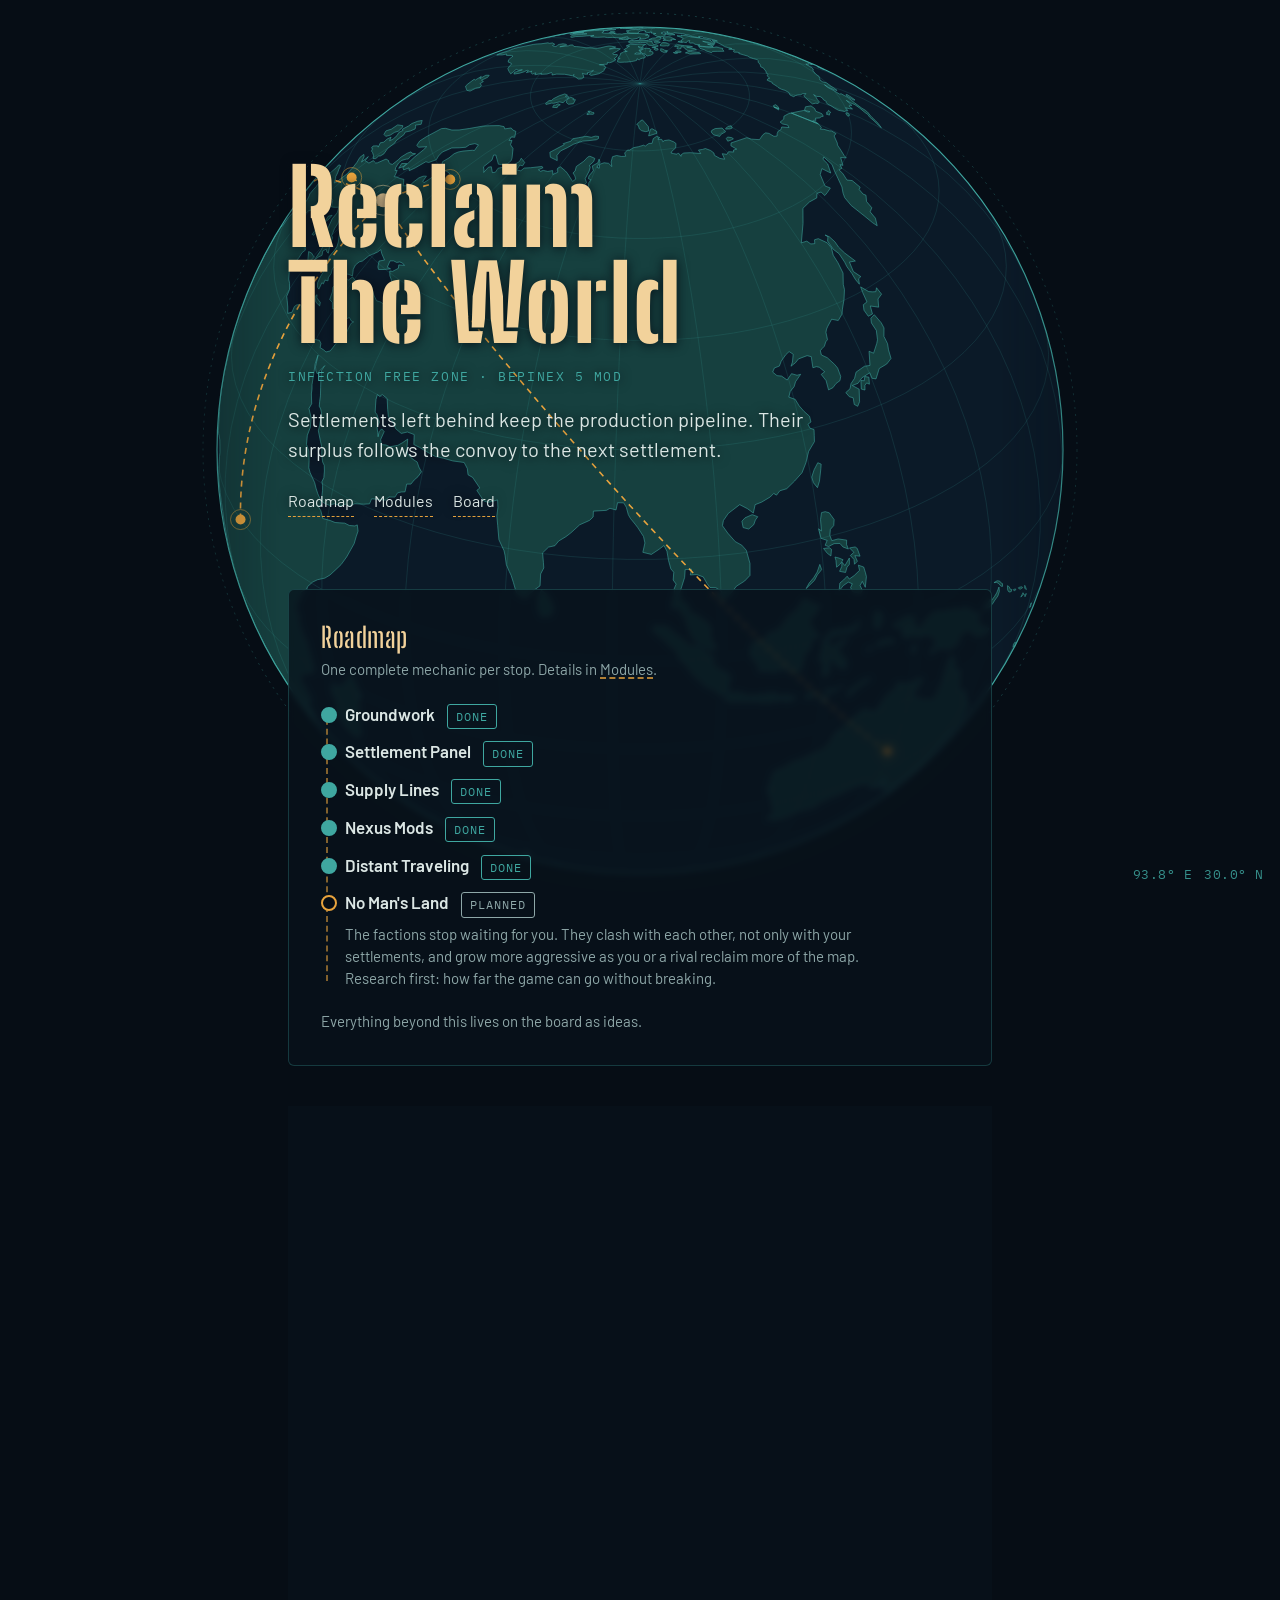
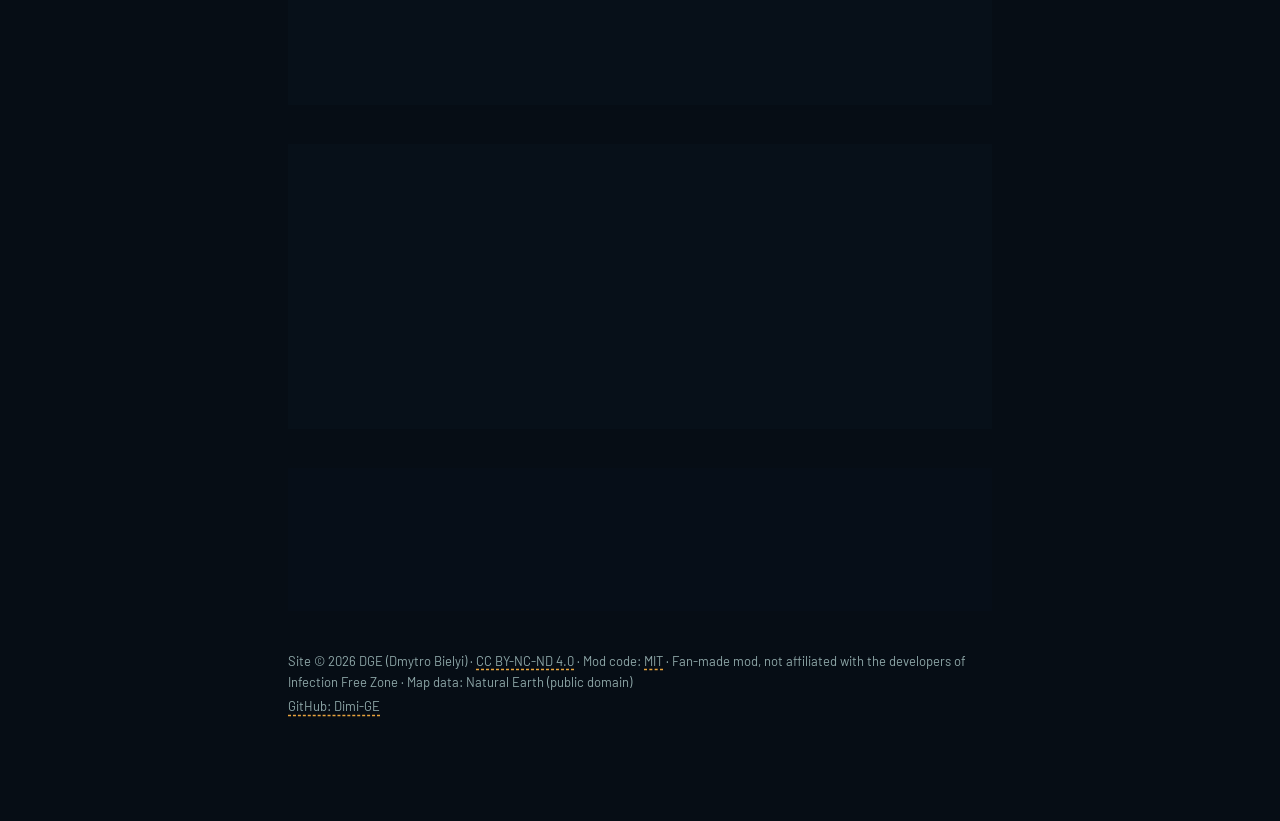
<file: index.html>
<!doctype html>
<html lang="en">
<head>
<meta charset="utf-8">
<meta name="viewport" content="width=device-width, initial-scale=1, viewport-fit=cover">
<title>Reclaim The World</title>
<meta name="description" content="Reclaim The World: a supply-lines mod for Infection Free Zone. Roadmap, modules and board.">
<link rel="preconnect" href="https://fonts.googleapis.com">
<link rel="preconnect" href="https://fonts.gstatic.com" crossorigin>
<link rel="stylesheet" href="https://fonts.googleapis.com/css2?family=Big+Shoulders+Stencil+Display:wght@600;800&family=Barlow:ital,wght@0,400;0,500;0,600;1,400&family=IBM+Plex+Mono:wght@400;500&display=swap">
<link rel="stylesheet" href="style.css">
</head>
<body>
<canvas id="globe" aria-hidden="true"></canvas>
<div class="readout" aria-hidden="true"><span id="readout-lon">93.8° E</span><span>30.0° N</span></div>

<main class="page">

  <header class="hero">
    <h1>Reclaim The World</h1>
    <p class="eyebrow">Infection Free Zone · BepInEx 5 mod</p>
    <p class="lede">Settlements left behind keep the production pipeline. Their surplus follows the convoy to the next settlement.</p>
    <div class="hero-row">
      <nav class="hero-links" aria-label="Sections">
        <a href="#roadmap">Roadmap</a>
        <a href="#modules">Modules</a>
        <a href="#board">Board</a>
        <a href="#feedback" hidden>Feedback</a>
      </nav>
    </div>
  </header>

  <section id="roadmap" class="card">
    <div class="section-head">
      <h2>Roadmap</h2>
      <p class="note">One complete mechanic per stop. Details in <a href="#modules">Modules</a>.</p>
    </div>

    <ol class="route">
      <li class="stop done" data-module="core">
        <div class="stop-head"><span class="stop-tag">Groundwork</span><span class="status s-done">Done</span></div>
      </li>
      <li class="stop done" data-module="settlement-panel">
        <div class="stop-head"><span class="stop-tag">Settlement Panel</span><span class="status s-done">Done</span></div>
      </li>
      <li class="stop done" data-module="supply-lines">
        <div class="stop-head"><span class="stop-tag">Supply Lines</span><span class="status s-done">Done</span></div>
      </li>
      <li class="stop done">
        <div class="stop-head"><span class="stop-tag">Nexus Mods</span><span class="status s-done">Done</span></div>
      </li>
      <li class="stop done" data-module="distant-traveling">
        <div class="stop-head"><span class="stop-tag">Distant Traveling</span><span class="status s-done">Done</span></div>
      </li>
      <li class="stop">
        <div class="stop-head"><span class="stop-tag">No Man's Land</span><span class="status s-planned">Planned</span></div>
        <p class="stop-text">The factions stop waiting for you. They clash with each other, not only with your settlements, and grow more aggressive as you or a rival reclaim more of the map. Research first: how far the game can go without breaking.</p>
      </li>
    </ol>
    <p class="note">Everything beyond this lives on the board as ideas.</p>
  </section>

  <section id="modules" class="card">
    <div class="section-head">
      <h2>Modules</h2>
      <!-- Hidden 2026-11-15 (Dimi, task 042): contributor program paused; remove `hidden` to bring it back. -->
      <p class="note"><span hidden>Everything built on the Core API. Each module belongs to whoever builds it. </span>Open a card for its description.</p>
    </div>
    <ul id="module-grid" class="modules"></ul>
    <!-- Hidden 2026-11-15 (Dimi, task 042): contributor program paused; remove `hidden` to bring it back. -->
    <div id="contribute" class="contrib" hidden>
      <h3>Build a module</h3>
      <p>Core is open source (MIT) with a small API for modules. The developer kit is available on request: open a <a href="https://github.com/Dimi-GE/ifz-reclaim-the-world/issues">GitHub issue</a>. A module stays its author's: a listing here with details, or a link to the author's own site.</p>
    </div>
  </section>

  <section id="board" class="card">
    <div class="section-head">
      <h2>Board</h2>
      <p class="note">Bugs and ideas, with their status. Kept in this project's <a href="https://github.com/Dimi-GE/ifz-reclaim-the-world/issues">GitHub Issues</a>.</p>
    </div>

    <div class="filters">
      <div class="seg" role="group" aria-label="Type">
        <button type="button" class="on" data-type="all">All</button>
        <button type="button" data-type="bug">Bug</button>
        <button type="button" data-type="idea">Idea</button>
      </div>
      <div class="seg" role="group" aria-label="Status">
        <button type="button" class="on" data-status="all">Any</button>
        <button type="button" data-status="new">New</button>
        <button type="button" data-status="todo">To do</button>
        <button type="button" data-status="progress">In progress</button>
        <button type="button" data-status="done">Done</button>
      </div>
    </div>

    <ul id="issues" class="issues"></ul>
    <p id="issues-empty" class="empty">Loading the board…</p>
  </section>

  <!-- Hidden 2026-11-15 (Dimi): remove `hidden` here and on the nav link to bring it back. -->
  <section id="feedback" class="card" hidden>
    <div class="section-head">
      <h2>Send feedback</h2>
    </div>

    <div class="construction" role="note"><span>This Section Is Under Construction</span></div>

    <form id="fb" novalidate hidden>
      <fieldset class="seg seg-form">
        <legend>Category</legend>
        <label><input type="radio" name="cat" value="bug" id="cat-bug" checked> Bug</label>
        <label><input type="radio" name="cat" value="idea" id="cat-idea"> Idea</label>
      </fieldset>

      <div class="field">
        <label for="fb-title">Title</label>
        <input id="fb-title" type="text" maxlength="120" placeholder="Food shipments stop after loading a save">
      </div>

      <div class="field">
        <label for="fb-body">Details</label>
        <textarea id="fb-body" rows="5" placeholder="What happened, what was expected, steps to repeat it."></textarea>
      </div>

      <div class="field-row" id="version-fields">
        <div class="field">
          <label for="fb-game">Game version</label>
          <input id="fb-game" type="text" placeholder="Main menu, bottom corner">
        </div>
        <div class="field">
          <label for="fb-mod">Mod version</label>
          <input id="fb-mod" type="text" placeholder="Panel header">
        </div>
      </div>

      <p id="fb-error" class="error" hidden></p>
      <button type="submit" class="btn">Send report</button>
      <p id="fb-result" class="result" hidden></p>
    </form>
  </section>

  <section id="about" class="card card-quiet">
    <h2>How it's built</h2>
    <p>Originated by Dimi-GE, powered by Claude.</p>
    <!-- Hidden 2026-11-15 (Dimi, task 042): contributor program paused; remove `hidden` to bring it back. -->
    <p hidden>Contributors: your name could be here. <a href="#contribute">Build a module</a>.</p>
  </section>

  <footer class="foot">
    <p>Site © 2026 DGE (Dmytro Bielyi) · <a href="https://creativecommons.org/licenses/by-nc-nd/4.0/">CC BY-NC-ND 4.0</a> · Mod code: <a href="https://opensource.org/license/mit">MIT</a> · Fan-made mod, not affiliated with the developers of Infection Free Zone · Map data: Natural Earth (public domain)</p>
    <p><a href="https://github.com/Dimi-GE">GitHub: Dimi-GE</a></p>
  </footer>
</main>

<dialog id="module-pop" class="pop" aria-labelledby="pop-title">
  <button type="button" class="pop-close" aria-label="Close">×</button>
  <div id="pop-body"></div>
</dialog>

<script src="land.js"></script>
<script src="board.js"></script>
<script src="module-texts.js"></script>
<script src="modules.js"></script>
<script src="script.js"></script>
</body>
</html>
</file>
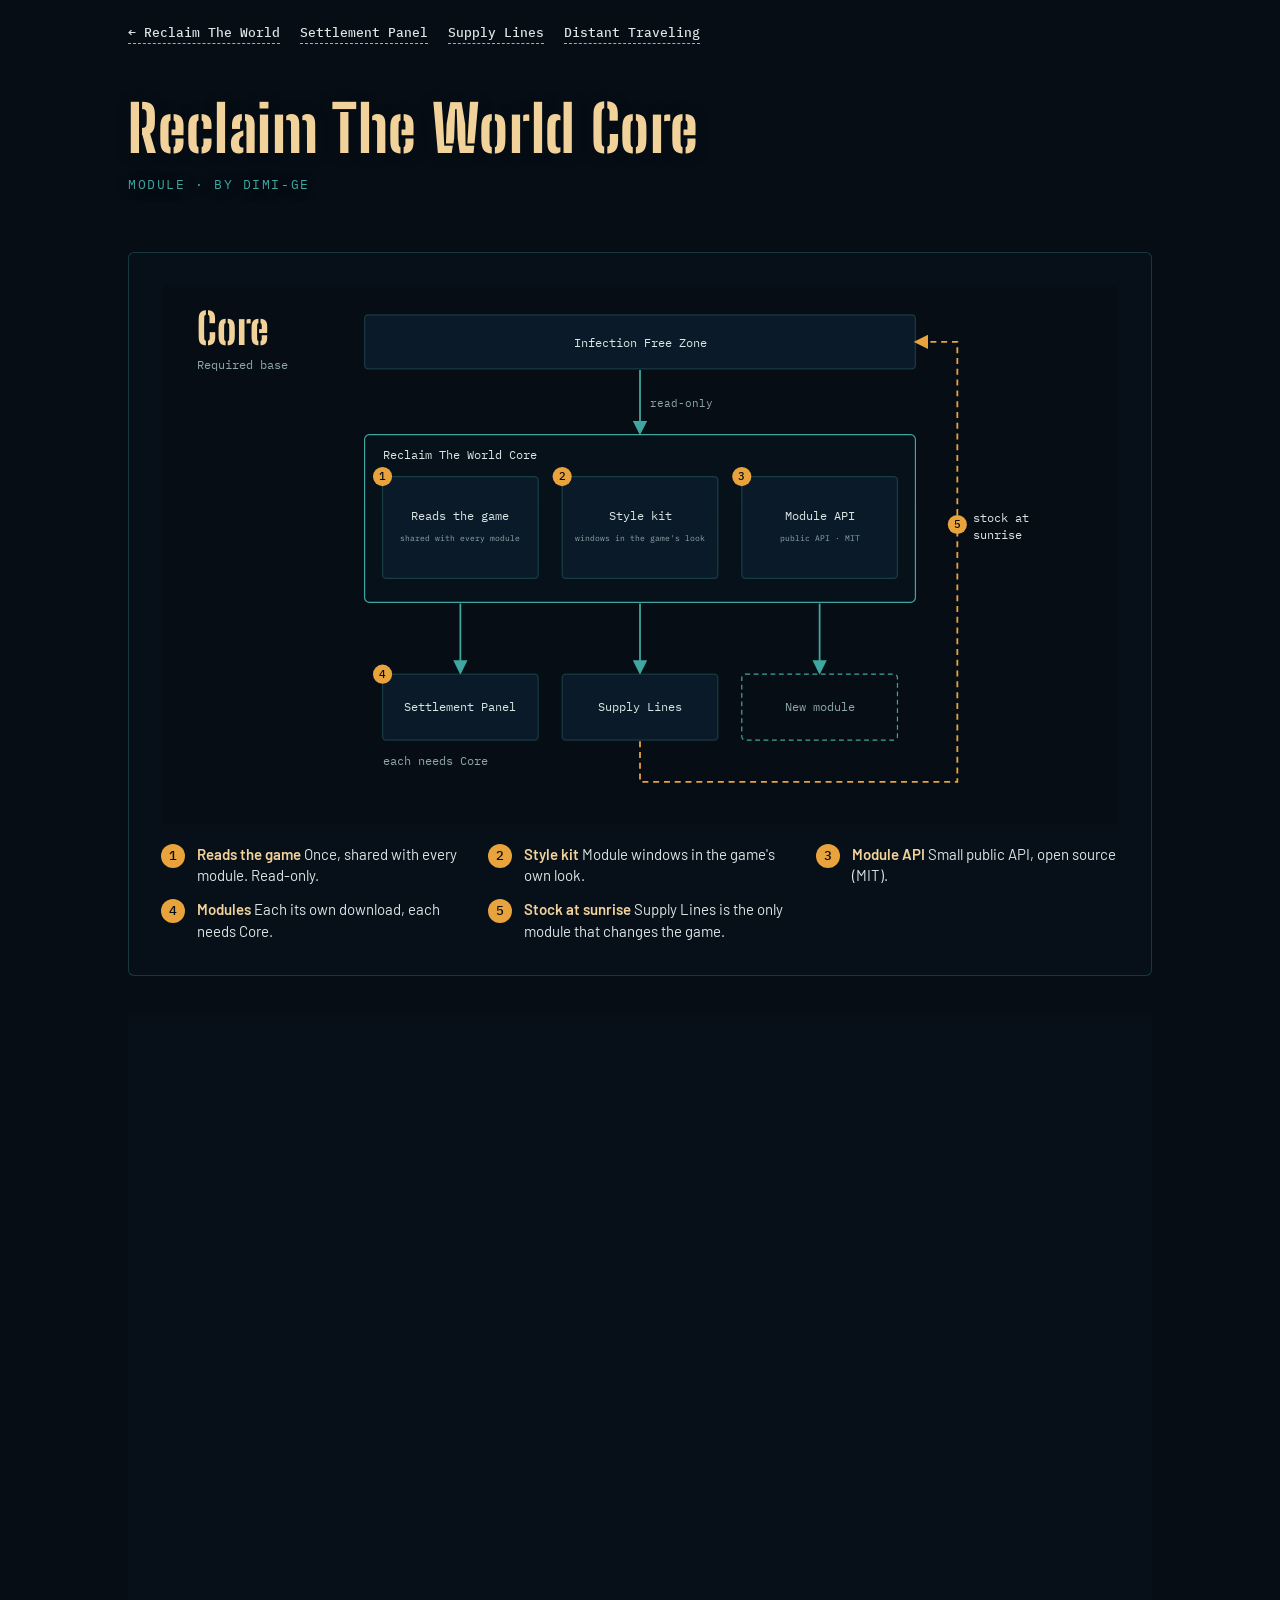
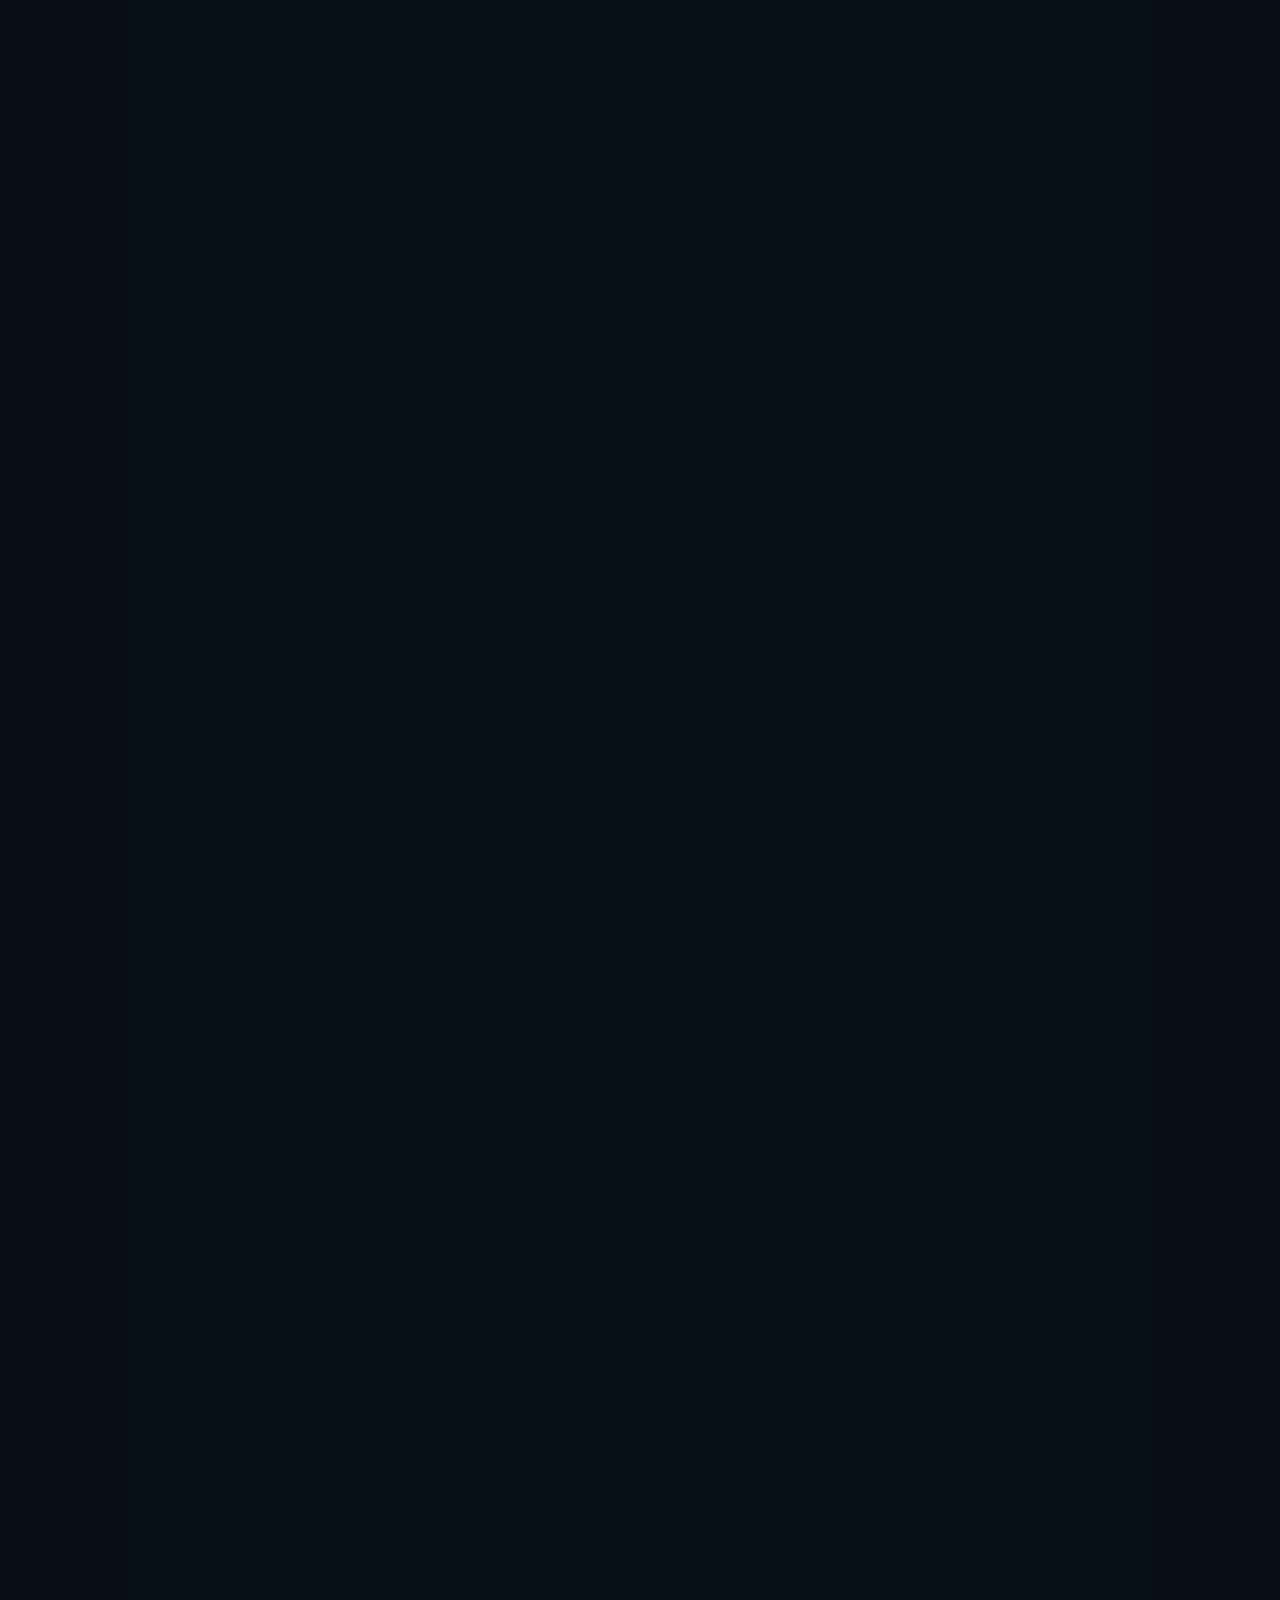
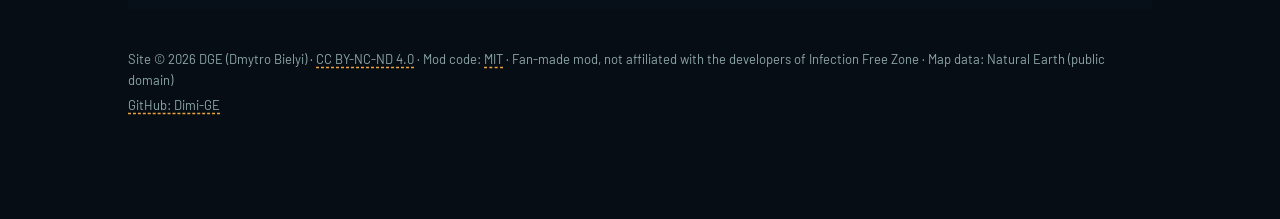
<file: core.html>
<!doctype html>
<html lang="en">
<head>
<meta charset="utf-8">
<meta name="viewport" content="width=device-width, initial-scale=1, viewport-fit=cover">
<title>Reclaim The World Core</title>
<meta name="description" content="The required base for the Reclaim The World mods for Infection Free Zone. It reads the game for them and gives their windows the game's own look. Does nothing visible on its own: install it, then add Settlement Panel and/or Supply Lines.">
<link rel="preconnect" href="https://fonts.googleapis.com">
<link rel="preconnect" href="https://fonts.gstatic.com" crossorigin>
<link rel="stylesheet" href="https://fonts.googleapis.com/css2?family=Big+Shoulders+Stencil+Display:wght@600;800&family=Barlow:ital,wght@0,400;0,500;0,600;1,400&family=IBM+Plex+Mono:wght@400;500&display=swap">
<link rel="stylesheet" href="style.css">
</head>
<body>
<main class="page page-mod">

  <nav class="subnav" aria-label="Modules">
    <a href="index.html#modules">← Reclaim The World</a>
    <a href="settlement-panel.html">Settlement Panel</a>
    <a href="supply-lines.html">Supply Lines</a>
    <a href="distant-traveling.html">Distant Traveling</a>
  </nav>

  <header class="hero">
    <h1>Reclaim The World Core</h1>
    <p class="eyebrow">Module · by Dimi-GE</p>
  </header>

  <section class="card diagram">
    <figure class="shot">
<svg viewBox="0 0 1600 900" width="100%" role="img" xmlns="http://www.w3.org/2000/svg"><title>Core: reads the game, shares it with the modules; Supply Lines changes the stock at sunrise</title><defs><marker id="ah" viewBox="0 0 10 10" refX="8" refY="5" markerWidth="8" markerHeight="8" orient="auto-start-reverse"><path class="dg-arrow" d="M0 0L10 5L0 10z"/></marker><marker id="ahm" viewBox="0 0 10 10" refX="8" refY="5" markerWidth="8" markerHeight="8" orient="auto-start-reverse"><path class="dg-arrow-m" d="M0 0L10 5L0 10z"/></marker></defs><rect class="dg-bg" x="0" y="0" width="1600" height="900" rx="0"/><text class="dg-title" x="60" y="100">Core</text><text class="dg-sub" x="60" y="140">Required base</text><rect class="dg-box" x="340" y="50" width="920" height="90" rx="6"/><text class="dg-label" x="800" y="103" text-anchor="middle">Infection Free Zone</text><path class="dg-flow-m" d="M800 142 V246" marker-end="url(#ahm)"/><text class="dg-sm18 dg-muted" x="816" y="204">read-only</text><rect class="dg-frame" x="340" y="250" width="920" height="280" rx="8"/><text class="dg-label" x="370" y="290">Reclaim The World Core</text><rect class="dg-box" x="370" y="320" width="260" height="170" rx="6"/><text class="dg-label" x="500" y="392" text-anchor="middle">Reads the game</text><text class="dg-sm14 dg-muted" x="500" y="428" text-anchor="middle">shared with every module</text><g><circle class="dg-call" cx="370" cy="320" r="16"/><text class="dg-call-n" x="370" y="326" text-anchor="middle">1</text></g><rect class="dg-box" x="670" y="320" width="260" height="170" rx="6"/><text class="dg-label" x="800" y="392" text-anchor="middle">Style kit</text><text class="dg-sm14 dg-muted" x="800" y="428" text-anchor="middle">windows in the game's look</text><g><circle class="dg-call" cx="670" cy="320" r="16"/><text class="dg-call-n" x="670" y="326" text-anchor="middle">2</text></g><rect class="dg-box" x="970" y="320" width="260" height="170" rx="6"/><text class="dg-label" x="1100" y="392" text-anchor="middle">Module API</text><text class="dg-sm14 dg-muted" x="1100" y="428" text-anchor="middle">public API · MIT</text><g><circle class="dg-call" cx="970" cy="320" r="16"/><text class="dg-call-n" x="970" y="326" text-anchor="middle">3</text></g><path class="dg-flow-m" d="M500 532 V646" marker-end="url(#ahm)"/><path class="dg-flow-m" d="M800 532 V646" marker-end="url(#ahm)"/><path class="dg-flow-m" d="M1100 532 V646" marker-end="url(#ahm)"/><rect class="dg-box" x="370" y="650" width="260" height="110" rx="6"/><text class="dg-label" x="500" y="712" text-anchor="middle">Settlement Panel</text><g><circle class="dg-call" cx="370" cy="650" r="16"/><text class="dg-call-n" x="370" y="656" text-anchor="middle">4</text></g><rect class="dg-box" x="670" y="650" width="260" height="110" rx="6"/><text class="dg-label" x="800" y="712" text-anchor="middle">Supply Lines</text><rect class="dg-box-dash" x="970" y="650" width="260" height="110" rx="6"/><text class="dg-label dg-muted" x="1100" y="712" text-anchor="middle">New module</text><text class="dg-sub" x="370" y="802">each needs Core</text><path class="dg-flow" d="M800 762 V830 H1330 V95 H1262" marker-end="url(#ah)"/><g><circle class="dg-call" cx="1330" cy="400" r="16"/><text class="dg-call-n" x="1330" y="406" text-anchor="middle">5</text></g><text class="dg-label" x="1356" y="396">stock at</text><text class="dg-label" x="1356" y="424">sunrise</text></svg>
    </figure>
    <ol class="legend">
      <li><b>Reads the game</b> Once, shared with every module. Read-only.</li>
      <li><b>Style kit</b> Module windows in the game's own look.</li>
      <li><b>Module API</b> Small public API, open source (MIT).</li>
      <li><b>Modules</b> Each its own download, each needs Core.</li>
      <li><b>Stock at sunrise</b> Supply Lines is the only module that changes the game.</li>
    </ol>
  </section>

  <section class="card">
    <div class="mtext" data-module-text="core"></div>
  </section>

  <footer class="foot">
    <p>Site © 2026 DGE (Dmytro Bielyi) · <a href="https://creativecommons.org/licenses/by-nc-nd/4.0/">CC BY-NC-ND 4.0</a> · Mod code: <a href="https://opensource.org/license/mit">MIT</a> · Fan-made mod, not affiliated with the developers of Infection Free Zone · Map data: Natural Earth (public domain)</p>
    <p><a href="https://github.com/Dimi-GE">GitHub: Dimi-GE</a></p>
  </footer>
</main>

<script src="module-texts.js"></script>
<script src="modules.js"></script>
</body>
</html>
</file>
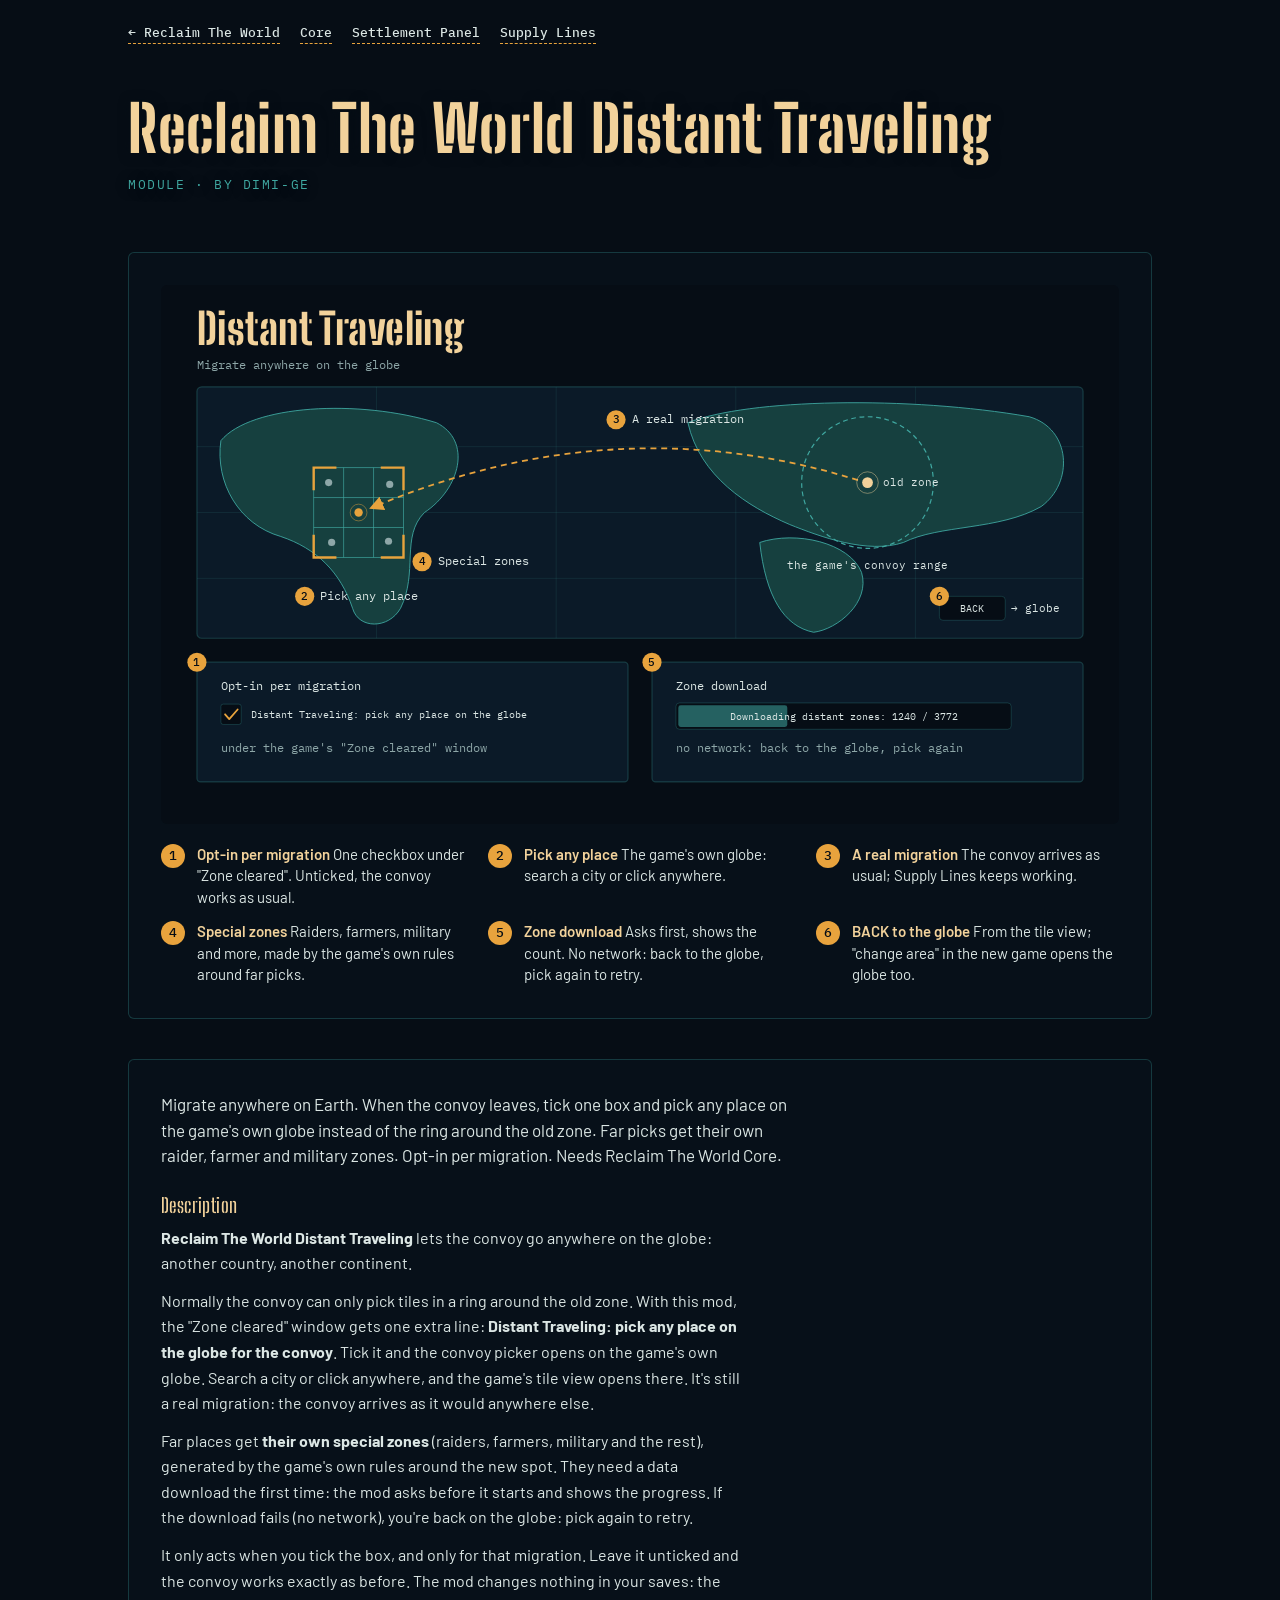
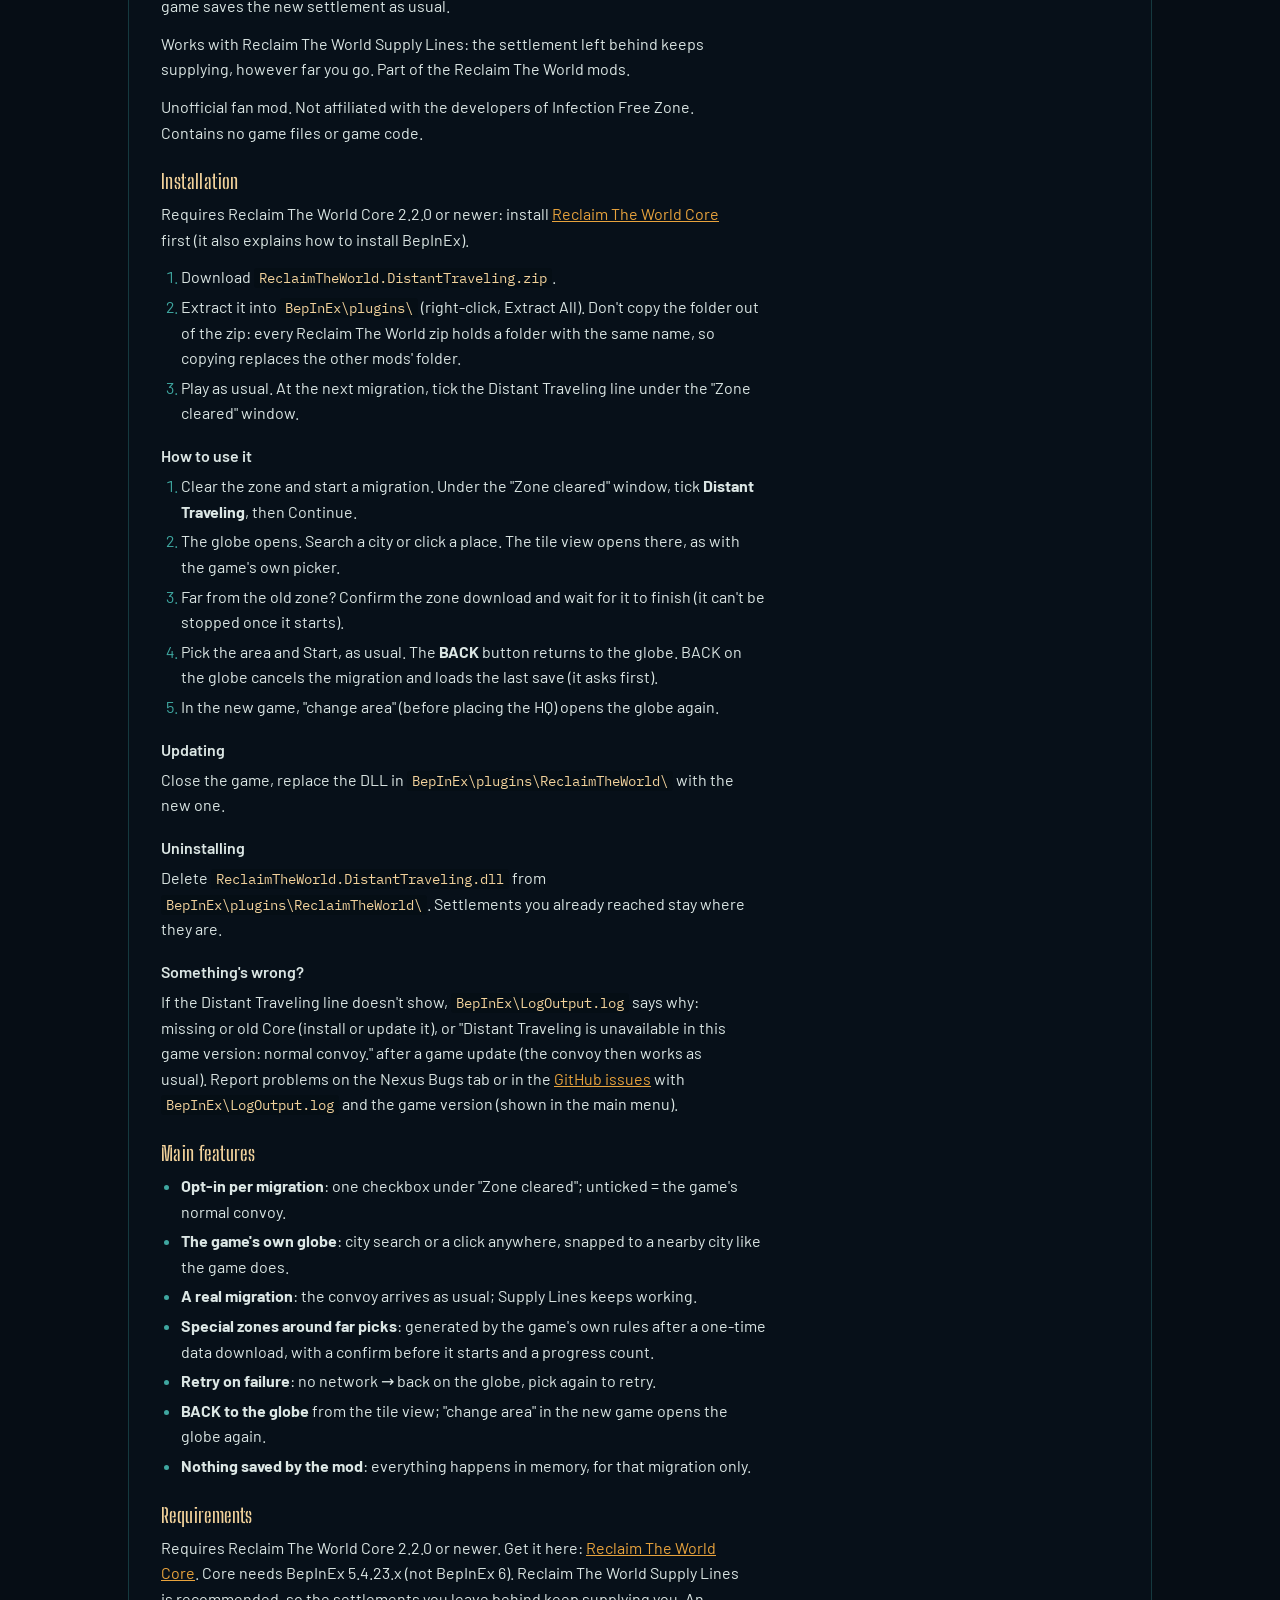
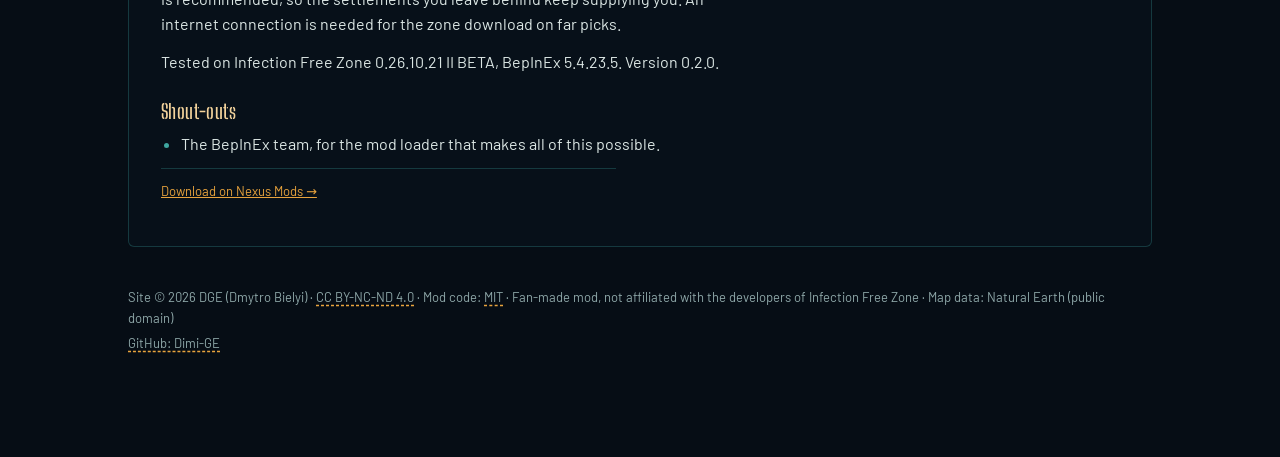
<file: distant-traveling.html>
<!doctype html>
<html lang="en">
<head>
<meta charset="utf-8">
<meta name="viewport" content="width=device-width, initial-scale=1, viewport-fit=cover">
<title>Reclaim The World Distant Traveling</title>
<meta name="description" content="Migrate anywhere on Earth. When the convoy leaves, tick one box and pick any place on the game's own globe instead of the ring around the old zone. Far picks get their own raider, farmer and military zones. Opt-in per migration. Needs Reclaim The World Core.">
<link rel="preconnect" href="https://fonts.googleapis.com">
<link rel="preconnect" href="https://fonts.gstatic.com" crossorigin>
<link rel="stylesheet" href="https://fonts.googleapis.com/css2?family=Big+Shoulders+Stencil+Display:wght@600;800&family=Barlow:ital,wght@0,400;0,500;0,600;1,400&family=IBM+Plex+Mono:wght@400;500&display=swap">
<link rel="stylesheet" href="style.css">
</head>
<body>
<main class="page page-mod">

  <nav class="subnav" aria-label="Modules">
    <a href="index.html#modules">← Reclaim The World</a>
    <a href="core.html">Core</a>
    <a href="settlement-panel.html">Settlement Panel</a>
    <a href="supply-lines.html">Supply Lines</a>
  </nav>

  <header class="hero">
    <h1>Reclaim The World Distant Traveling</h1>
    <p class="eyebrow">Module · by Dimi-GE</p>
  </header>

  <section class="card diagram">
    <figure class="shot">
<svg viewBox="0 0 1600 900" width="100%" role="img" xmlns="http://www.w3.org/2000/svg"><title>Distant Traveling: the convoy leaves the game's range and migrates to a far zone on another continent, with six numbered callouts</title><defs><marker id="ah" viewBox="0 0 10 10" refX="8" refY="5" markerWidth="8" markerHeight="8" orient="auto-start-reverse"><path class="dg-arrow" d="M0 0L10 5L0 10z"/></marker></defs><rect class="dg-bg" x="0" y="0" width="1600" height="900" rx="0"/><text class="dg-title" x="60" y="100">Distant Traveling</text><text class="dg-sub" x="60" y="140">Migrate anywhere on the globe</text><rect class="dg-map" x="60" y="170" width="1480" height="420" rx="8"/><line class="dg-grid-line" x1="360" y1="170" x2="360" y2="590"/><line class="dg-grid-line" x1="660" y1="170" x2="660" y2="590"/><line class="dg-grid-line" x1="960" y1="170" x2="960" y2="590"/><line class="dg-grid-line" x1="1260" y1="170" x2="1260" y2="590"/><line class="dg-grid-line" x1="60" y1="270" x2="1540" y2="270"/><line class="dg-grid-line" x1="60" y1="380" x2="1540" y2="380"/><line class="dg-grid-line" x1="60" y1="490" x2="1540" y2="490"/><path class="dg-land" d="M100 260 C150 200 330 190 460 230 C520 260 500 340 440 380 C400 420 430 480 400 540 C380 575 330 575 320 540 C300 480 260 440 200 420 C130 400 90 330 100 260 Z"/><path class="dg-land" d="M880 230 C980 190 1250 185 1450 220 C1520 240 1525 330 1470 370 C1400 410 1300 400 1240 430 C1180 450 1100 420 1050 400 C980 370 900 320 880 230 Z"/><path class="dg-land" d="M1000 430 C1060 410 1150 430 1170 480 C1185 530 1130 575 1090 580 C1040 570 1010 520 1000 430 Z"/><circle class="dg-box-dash" cx="1180" cy="330" r="110"/><text class="dg-label dg-sm18" x="1180" y="475" text-anchor="middle">the game's convoy range</text><line class="dg-tile" x1="305" y1="305" x2="305" y2="455"/><line class="dg-tile" x1="355" y1="305" x2="355" y2="455"/><line class="dg-tile" x1="255" y1="355" x2="405" y2="355"/><line class="dg-tile" x1="255" y1="405" x2="405" y2="405"/><rect class="dg-tile" x="255" y="305" width="150" height="150"/><path d="M255 343V305H293M367 305H405V343M405 417V455H367M293 455H255V417" fill="none" style="stroke: var(--signal); stroke-width: 4;"/><circle class="dg-knob" cx="280" cy="330" r="6"/><circle class="dg-knob" cx="382" cy="333" r="6"/><circle class="dg-knob" cx="285" cy="430" r="6"/><circle class="dg-knob" cx="380" cy="428" r="6"/><path class="dg-flow" d="M1164 326 Q760 200 352 372" marker-end="url(#ah)"/><circle class="dg-ring-home" cx="1180" cy="330" r="18"/><circle class="dg-dot-home" cx="1180" cy="330" r="9"/><text class="dg-label dg-sm18" x="1206" y="336">old zone</text><circle class="dg-ring" cx="330" cy="380" r="14"/><circle class="dg-dot" cx="330" cy="380" r="7"/><g><circle class="dg-call" cx="240" cy="520" r="16"/><text class="dg-call-n" x="240" y="526" text-anchor="middle">2</text></g><text class="dg-label" x="266" y="526">Pick any place</text><g><circle class="dg-call" cx="760" cy="225" r="16"/><text class="dg-call-n" x="760" y="231" text-anchor="middle">3</text></g><text class="dg-label" x="786" y="231">A real migration</text><g><circle class="dg-call" cx="436" cy="462" r="16"/><text class="dg-call-n" x="436" y="468" text-anchor="middle">4</text></g><text class="dg-label" x="462" y="468">Special zones</text><rect class="dg-row" x="1300" y="520" width="110" height="40" rx="6"/><text class="dg-label dg-sm16" x="1355" y="546" text-anchor="middle">BACK</text><g><circle class="dg-call" cx="1300" cy="520" r="16"/><text class="dg-call-n" x="1300" y="526" text-anchor="middle">6</text></g><text class="dg-label dg-sm18" x="1420" y="546">→ globe</text><rect class="dg-box" x="60" y="630" width="720" height="200" rx="6"/><g><circle class="dg-call" cx="60" cy="630" r="16"/><text class="dg-call-n" x="60" y="636" text-anchor="middle">1</text></g><text class="dg-label" x="100" y="676">Opt-in per migration</text><rect class="dg-row" x="100" y="700" width="34" height="34" rx="4"/><path d="M107 717L114 725L128 709" fill="none" style="stroke: var(--signal); stroke-width: 3; stroke-linecap: round; stroke-linejoin: round;"/><text class="dg-label dg-sm16" x="150" y="723">Distant Traveling: pick any place on the globe</text><text class="dg-sub" x="100" y="780">under the game's "Zone cleared" window</text><rect class="dg-box" x="820" y="630" width="720" height="200" rx="6"/><g><circle class="dg-call" cx="820" cy="630" r="16"/><text class="dg-call-n" x="820" y="636" text-anchor="middle">5</text></g><text class="dg-label" x="860" y="676">Zone download</text><rect class="dg-row" x="860" y="698" width="560" height="44" rx="6"/><rect class="dg-bar" x="864" y="702" width="182" height="36" rx="4"/><text class="dg-label dg-sm16" x="1140" y="727" text-anchor="middle">Downloading distant zones: 1240 / 3772</text><text class="dg-sub" x="860" y="780">no network: back to the globe, pick again</text></svg>
    </figure>
    <ol class="legend">
      <li><b>Opt-in per migration</b> One checkbox under "Zone cleared". Unticked, the convoy works as usual.</li>
      <li><b>Pick any place</b> The game's own globe: search a city or click anywhere.</li>
      <li><b>A real migration</b> The convoy arrives as usual; Supply Lines keeps working.</li>
      <li><b>Special zones</b> Raiders, farmers, military and more, made by the game's own rules around far picks.</li>
      <li><b>Zone download</b> Asks first, shows the count. No network: back to the globe, pick again to retry.</li>
      <li><b>BACK to the globe</b> From the tile view; "change area" in the new game opens the globe too.</li>
    </ol>
  </section>

  <section class="card">
    <div class="mtext" data-module-text="distant-traveling"></div>
  </section>

  <footer class="foot">
    <p>Site © 2026 DGE (Dmytro Bielyi) · <a href="https://creativecommons.org/licenses/by-nc-nd/4.0/">CC BY-NC-ND 4.0</a> · Mod code: <a href="https://opensource.org/license/mit">MIT</a> · Fan-made mod, not affiliated with the developers of Infection Free Zone · Map data: Natural Earth (public domain)</p>
    <p><a href="https://github.com/Dimi-GE">GitHub: Dimi-GE</a></p>
  </footer>
</main>

<script src="module-texts.js"></script>
<script src="modules.js"></script>
</body>
</html>
</file>
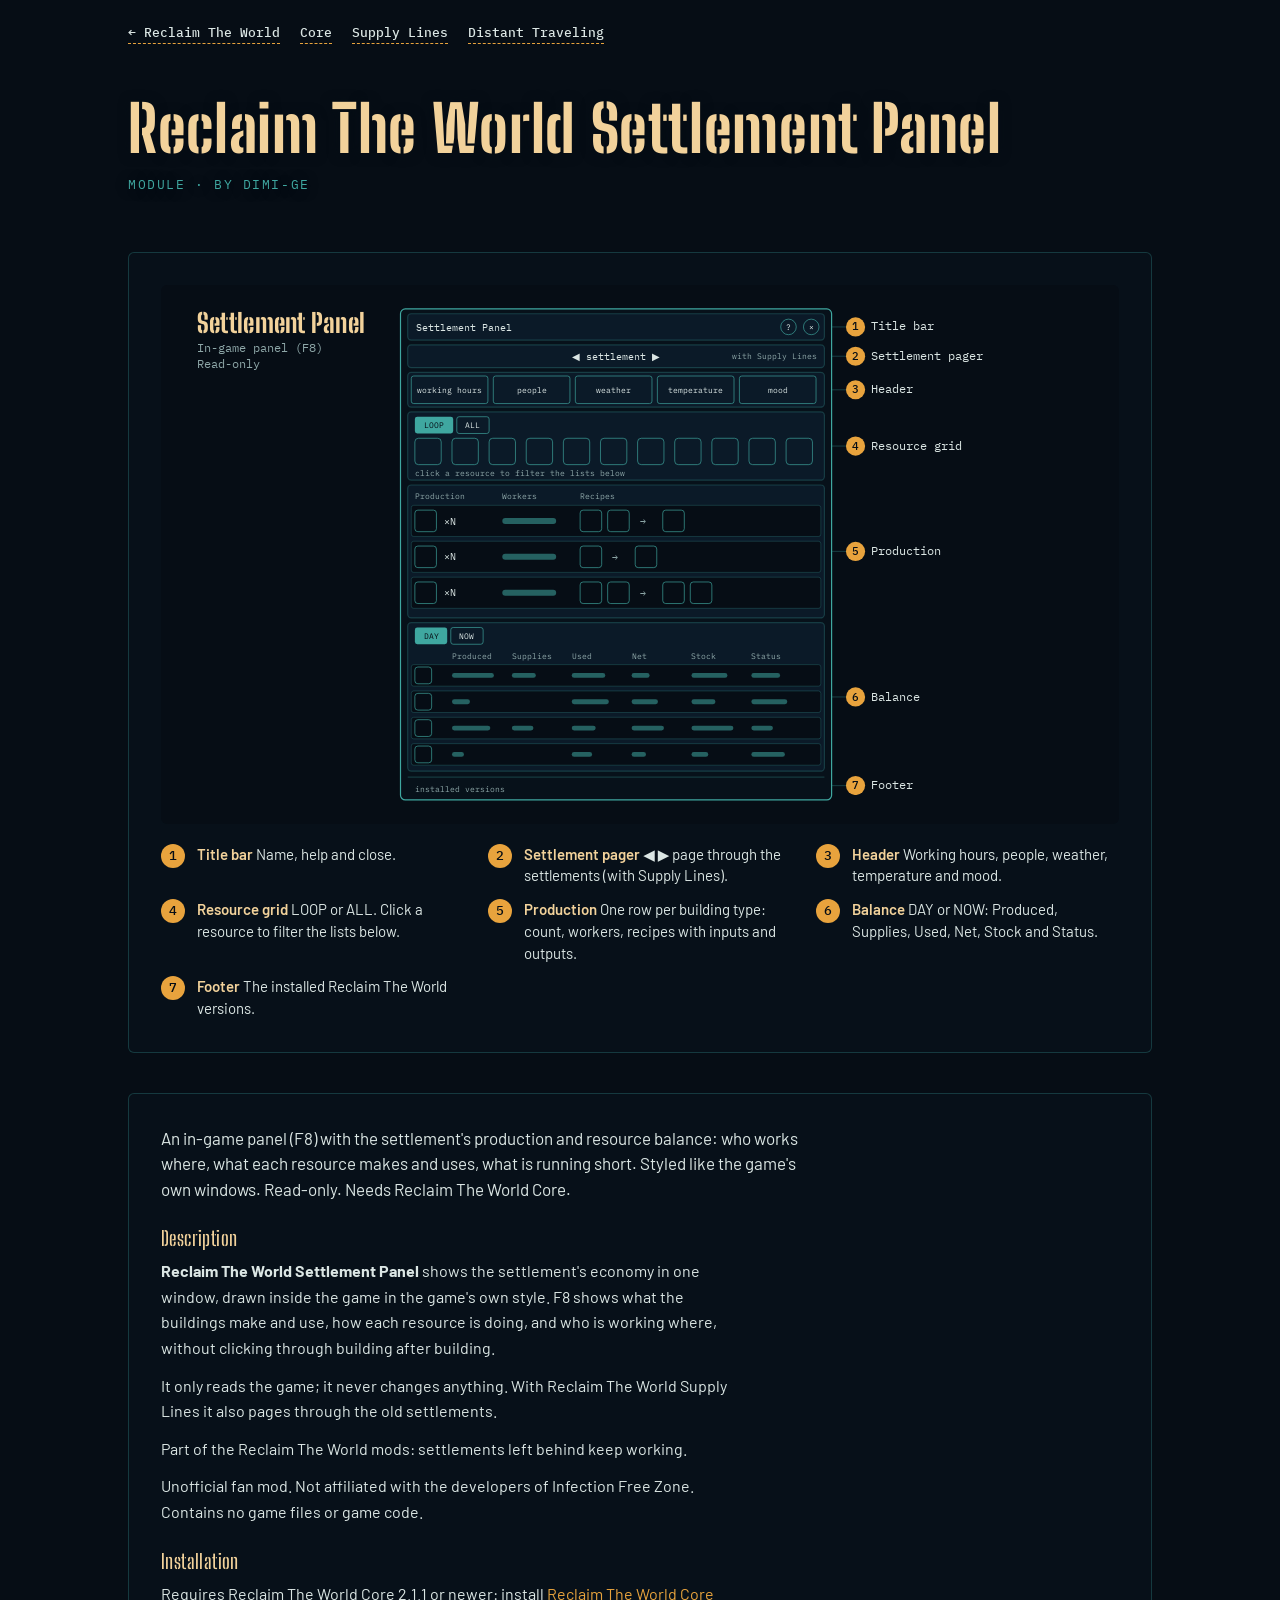
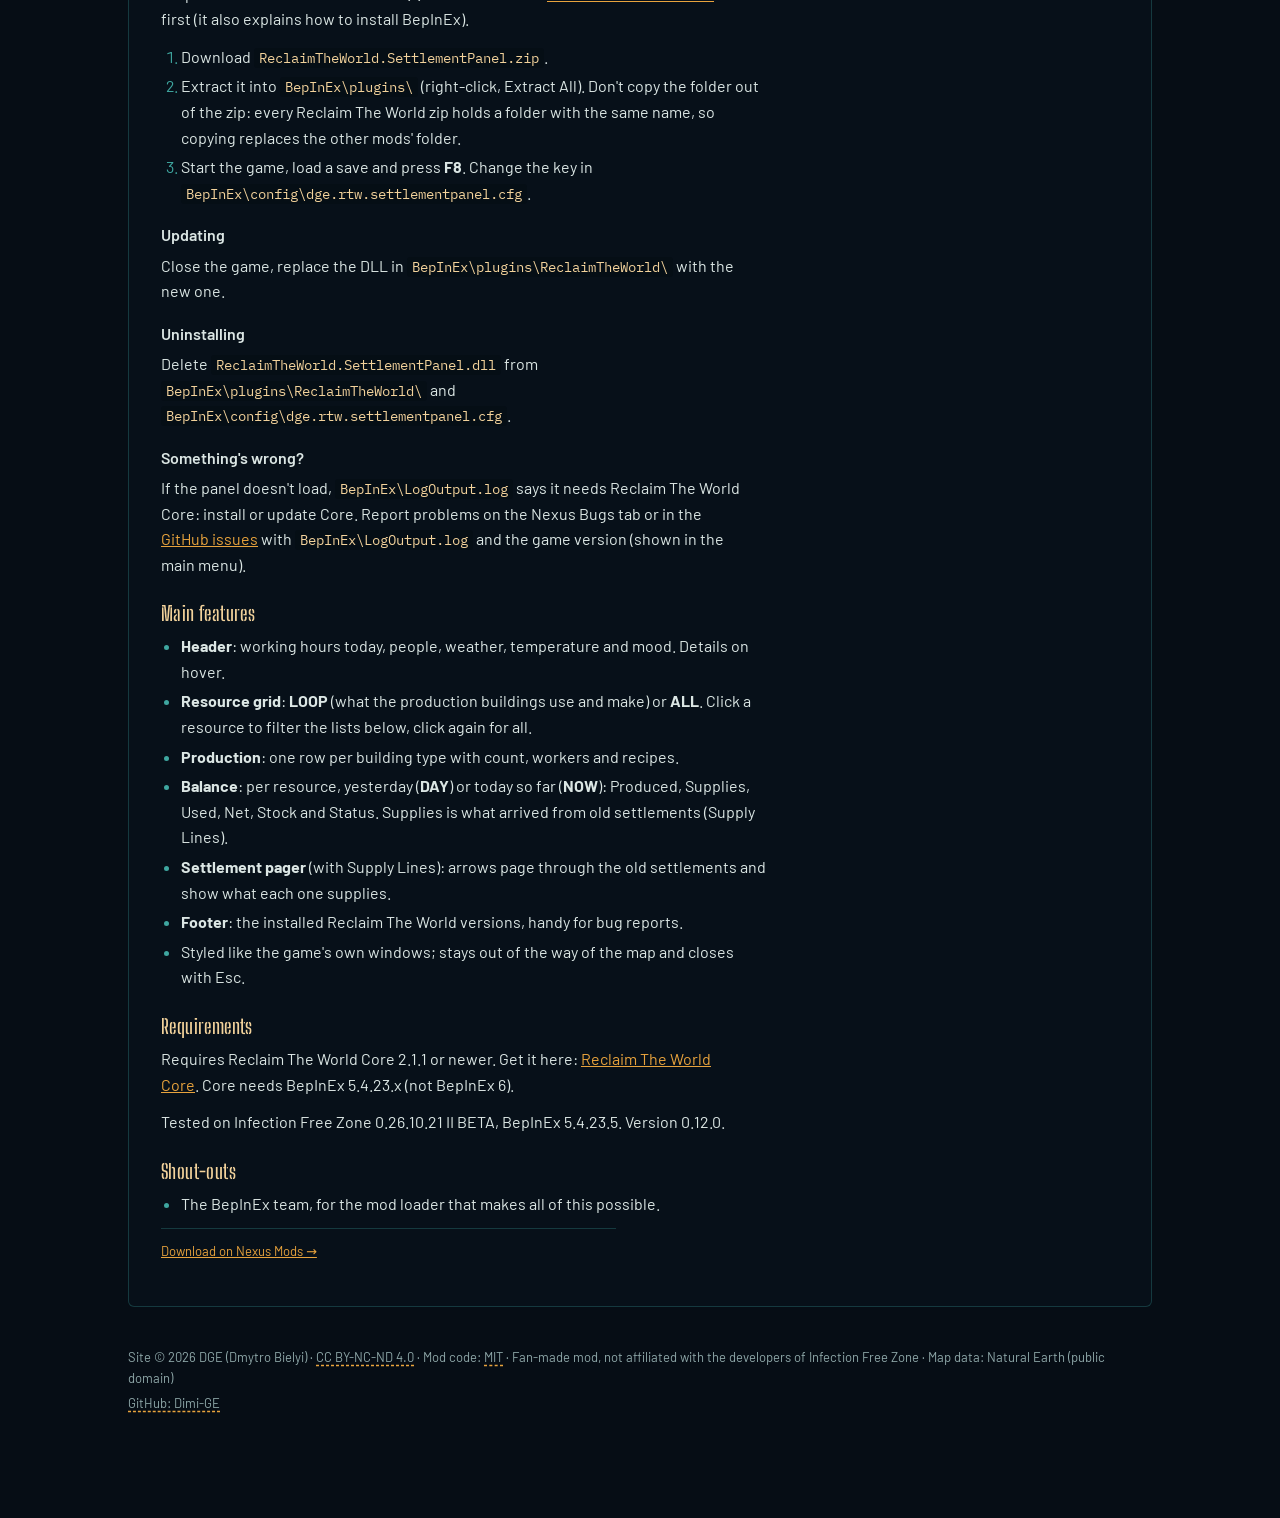
<file: settlement-panel.html>
<!doctype html>
<html lang="en">
<head>
<meta charset="utf-8">
<meta name="viewport" content="width=device-width, initial-scale=1, viewport-fit=cover">
<title>Reclaim The World Settlement Panel</title>
<meta name="description" content="An in-game panel (F8) with the settlement's production and resource balance: who works where, what each resource makes and uses, what is running short. Styled like the game's own windows. Read-only. Needs Reclaim The World Core.">
<link rel="preconnect" href="https://fonts.googleapis.com">
<link rel="preconnect" href="https://fonts.gstatic.com" crossorigin>
<link rel="stylesheet" href="https://fonts.googleapis.com/css2?family=Big+Shoulders+Stencil+Display:wght@600;800&family=Barlow:ital,wght@0,400;0,500;0,600;1,400&family=IBM+Plex+Mono:wght@400;500&display=swap">
<link rel="stylesheet" href="style.css">
</head>
<body>
<main class="page page-mod">

  <nav class="subnav" aria-label="Modules">
    <a href="index.html#modules">← Reclaim The World</a>
    <a href="core.html">Core</a>
    <a href="supply-lines.html">Supply Lines</a>
    <a href="distant-traveling.html">Distant Traveling</a>
  </nav>

  <header class="hero">
    <h1>Reclaim The World Settlement Panel</h1>
    <p class="eyebrow">Module · by Dimi-GE</p>
  </header>

  <section class="card diagram">
    <figure class="shot">
<svg viewBox="0 0 1600 900" width="100%" role="img" xmlns="http://www.w3.org/2000/svg"><title>Settlement Panel: wireframe of the window with seven numbered sections</title><defs><marker id="ah" viewBox="0 0 10 10" refX="8" refY="5" markerWidth="8" markerHeight="8" orient="auto-start-reverse"><path class="dg-arrow" d="M0 0L10 5L0 10z"/></marker><marker id="ahm" viewBox="0 0 10 10" refX="8" refY="5" markerWidth="8" markerHeight="8" orient="auto-start-reverse"><path class="dg-arrow-m" d="M0 0L10 5L0 10z"/></marker></defs><rect class="dg-bg" x="0" y="0" width="1600" height="900" rx="0"/><text class="dg-title dg-title-s" x="60" y="80">Settlement Panel</text><text class="dg-sub" x="60" y="112">In-game panel (F8)</text><text class="dg-sub" x="60" y="138">Read-only</text><rect class="dg-frame" x="400" y="40" width="720" height="820" rx="8"/><rect class="dg-box" x="412" y="48" width="696" height="44" rx="6"/><text class="dg-label dg-sm16" x="426" y="76">Settlement Panel</text><circle class="dg-tile" cx="1048" cy="70" r="13"/><text class="dg-sm14" x="1048" y="76" text-anchor="middle">?</text><circle class="dg-tile" cx="1086" cy="70" r="13"/><text class="dg-sm14" x="1086" y="76" text-anchor="middle">×</text><rect class="dg-box" x="412" y="100" width="696" height="38" rx="6"/><text class="dg-label dg-sm16" x="760" y="125" text-anchor="middle">◀  settlement  ▶</text><text class="dg-sm14 dg-muted" x="1096" y="124" text-anchor="end">with Supply Lines</text><rect class="dg-box" x="412" y="146" width="696" height="58" rx="6"/><rect class="dg-tile" x="418" y="152" width="128" height="46" rx="4"/><text class="dg-sm14" x="482" y="180" text-anchor="middle">working hours</text><rect class="dg-tile" x="555" y="152" width="128" height="46" rx="4"/><text class="dg-sm14" x="619" y="180" text-anchor="middle">people</text><rect class="dg-tile" x="692" y="152" width="128" height="46" rx="4"/><text class="dg-sm14" x="756" y="180" text-anchor="middle">weather</text><rect class="dg-tile" x="829" y="152" width="128" height="46" rx="4"/><text class="dg-sm14" x="893" y="180" text-anchor="middle">temperature</text><rect class="dg-tile" x="966" y="152" width="128" height="46" rx="4"/><text class="dg-sm14" x="1030" y="180" text-anchor="middle">mood</text><rect class="dg-box" x="412" y="212" width="696" height="114" rx="6"/><rect class="dg-tab-on" x="424" y="220" width="64" height="28" rx="4"/><text class="dg-sm14 dg-on" x="456" y="239" text-anchor="middle">LOOP</text><rect class="dg-tile" x="494" y="220" width="54" height="28" rx="4"/><text class="dg-sm14" x="521" y="239" text-anchor="middle">ALL</text><rect class="dg-tile" x="424" y="256" width="44" height="44" rx="6"/><rect class="dg-tile" x="486" y="256" width="44" height="44" rx="6"/><rect class="dg-tile" x="548" y="256" width="44" height="44" rx="6"/><rect class="dg-tile" x="610" y="256" width="44" height="44" rx="6"/><rect class="dg-tile" x="672" y="256" width="44" height="44" rx="6"/><rect class="dg-tile" x="734" y="256" width="44" height="44" rx="6"/><rect class="dg-tile" x="796" y="256" width="44" height="44" rx="6"/><rect class="dg-tile" x="858" y="256" width="44" height="44" rx="6"/><rect class="dg-tile" x="920" y="256" width="44" height="44" rx="6"/><rect class="dg-tile" x="982" y="256" width="44" height="44" rx="6"/><rect class="dg-tile" x="1044" y="256" width="44" height="44" rx="6"/><text class="dg-sm14 dg-muted" x="424" y="319">click a resource to filter the lists below</text><rect class="dg-box" x="412" y="334" width="696" height="222" rx="6"/><text class="dg-sm14 dg-muted" x="424" y="358">Production</text><text class="dg-sm14 dg-muted" x="570" y="358">Workers</text><text class="dg-sm14 dg-muted" x="700" y="358">Recipes</text><rect class="dg-row" x="418" y="368" width="684" height="52" rx="4"/><rect class="dg-tile" x="424" y="376" width="36" height="36" rx="5"/><text class="dg-sm16" x="472" y="400">×N</text><rect class="dg-bar" x="570" y="389" width="90" height="10" rx="5"/><rect class="dg-tile" x="700" y="376" width="36" height="36" rx="5"/><rect class="dg-tile" x="746" y="376" width="36" height="36" rx="5"/><text class="dg-sm16 dg-muted" x="800" y="401">→</text><rect class="dg-tile" x="838" y="376" width="36" height="36" rx="5"/><rect class="dg-row" x="418" y="428" width="684" height="52" rx="4"/><rect class="dg-tile" x="424" y="436" width="36" height="36" rx="5"/><text class="dg-sm16" x="472" y="460">×N</text><rect class="dg-bar" x="570" y="449" width="90" height="10" rx="5"/><rect class="dg-tile" x="700" y="436" width="36" height="36" rx="5"/><text class="dg-sm16 dg-muted" x="754" y="461">→</text><rect class="dg-tile" x="792" y="436" width="36" height="36" rx="5"/><rect class="dg-row" x="418" y="488" width="684" height="52" rx="4"/><rect class="dg-tile" x="424" y="496" width="36" height="36" rx="5"/><text class="dg-sm16" x="472" y="520">×N</text><rect class="dg-bar" x="570" y="509" width="90" height="10" rx="5"/><rect class="dg-tile" x="700" y="496" width="36" height="36" rx="5"/><rect class="dg-tile" x="746" y="496" width="36" height="36" rx="5"/><text class="dg-sm16 dg-muted" x="800" y="521">→</text><rect class="dg-tile" x="838" y="496" width="36" height="36" rx="5"/><rect class="dg-tile" x="884" y="496" width="36" height="36" rx="5"/><rect class="dg-box" x="412" y="564" width="696" height="248" rx="6"/><rect class="dg-tab-on" x="424" y="572" width="54" height="28" rx="4"/><text class="dg-sm14 dg-on" x="451" y="591" text-anchor="middle">DAY</text><rect class="dg-tile" x="484" y="572" width="54" height="28" rx="4"/><text class="dg-sm14" x="511" y="591" text-anchor="middle">NOW</text><text class="dg-sm14 dg-muted" x="486" y="624">Produced</text><text class="dg-sm14 dg-muted" x="586" y="624">Supplies</text><text class="dg-sm14 dg-muted" x="686" y="624">Used</text><text class="dg-sm14 dg-muted" x="786" y="624">Net</text><text class="dg-sm14 dg-muted" x="886" y="624">Stock</text><text class="dg-sm14 dg-muted" x="986" y="624">Status</text><rect class="dg-row" x="418" y="634" width="684" height="36" rx="4"/><rect class="dg-tile" x="424" y="638" width="28" height="28" rx="5"/><rect class="dg-bar" x="486" y="648" width="70" height="8" rx="4"/><rect class="dg-bar" x="586" y="648" width="40" height="8" rx="4"/><rect class="dg-bar" x="686" y="648" width="56" height="8" rx="4"/><rect class="dg-bar" x="786" y="648" width="30" height="8" rx="4"/><rect class="dg-bar" x="886" y="648" width="60" height="8" rx="4"/><rect class="dg-bar" x="986" y="648" width="48" height="8" rx="4"/><rect class="dg-row" x="418" y="678" width="684" height="36" rx="4"/><rect class="dg-tile" x="424" y="682" width="28" height="28" rx="5"/><rect class="dg-bar" x="486" y="692" width="30" height="8" rx="4"/><rect class="dg-bar" x="686" y="692" width="62" height="8" rx="4"/><rect class="dg-bar" x="786" y="692" width="44" height="8" rx="4"/><rect class="dg-bar" x="886" y="692" width="40" height="8" rx="4"/><rect class="dg-bar" x="986" y="692" width="60" height="8" rx="4"/><rect class="dg-row" x="418" y="722" width="684" height="36" rx="4"/><rect class="dg-tile" x="424" y="726" width="28" height="28" rx="5"/><rect class="dg-bar" x="486" y="736" width="64" height="8" rx="4"/><rect class="dg-bar" x="586" y="736" width="36" height="8" rx="4"/><rect class="dg-bar" x="686" y="736" width="40" height="8" rx="4"/><rect class="dg-bar" x="786" y="736" width="54" height="8" rx="4"/><rect class="dg-bar" x="886" y="736" width="70" height="8" rx="4"/><rect class="dg-bar" x="986" y="736" width="36" height="8" rx="4"/><rect class="dg-row" x="418" y="766" width="684" height="36" rx="4"/><rect class="dg-tile" x="424" y="770" width="28" height="28" rx="5"/><rect class="dg-bar" x="486" y="780" width="20" height="8" rx="4"/><rect class="dg-bar" x="686" y="780" width="34" height="8" rx="4"/><rect class="dg-bar" x="786" y="780" width="24" height="8" rx="4"/><rect class="dg-bar" x="886" y="780" width="28" height="8" rx="4"/><rect class="dg-bar" x="986" y="780" width="56" height="8" rx="4"/><line class="dg-line" x1="412" y1="822" x2="1108" y2="822"/><text class="dg-sm14 dg-muted" x="424" y="846">installed versions</text><line class="dg-line" x1="1120" y1="70" x2="1144" y2="70"/><g><circle class="dg-call" cx="1160" cy="70" r="16"/><text class="dg-call-n" x="1160" y="76" text-anchor="middle">1</text></g><text class="dg-label" x="1186" y="76">Title bar</text><line class="dg-line" x1="1120" y1="119" x2="1144" y2="119"/><g><circle class="dg-call" cx="1160" cy="119" r="16"/><text class="dg-call-n" x="1160" y="125" text-anchor="middle">2</text></g><text class="dg-label" x="1186" y="125">Settlement pager</text><line class="dg-line" x1="1120" y1="175" x2="1144" y2="175"/><g><circle class="dg-call" cx="1160" cy="175" r="16"/><text class="dg-call-n" x="1160" y="181" text-anchor="middle">3</text></g><text class="dg-label" x="1186" y="181">Header</text><line class="dg-line" x1="1120" y1="269" x2="1144" y2="269"/><g><circle class="dg-call" cx="1160" cy="269" r="16"/><text class="dg-call-n" x="1160" y="275" text-anchor="middle">4</text></g><text class="dg-label" x="1186" y="275">Resource grid</text><line class="dg-line" x1="1120" y1="445" x2="1144" y2="445"/><g><circle class="dg-call" cx="1160" cy="445" r="16"/><text class="dg-call-n" x="1160" y="451" text-anchor="middle">5</text></g><text class="dg-label" x="1186" y="451">Production</text><line class="dg-line" x1="1120" y1="688" x2="1144" y2="688"/><g><circle class="dg-call" cx="1160" cy="688" r="16"/><text class="dg-call-n" x="1160" y="694" text-anchor="middle">6</text></g><text class="dg-label" x="1186" y="694">Balance</text><line class="dg-line" x1="1120" y1="836" x2="1144" y2="836"/><g><circle class="dg-call" cx="1160" cy="836" r="16"/><text class="dg-call-n" x="1160" y="842" text-anchor="middle">7</text></g><text class="dg-label" x="1186" y="842">Footer</text></svg>
    </figure>
    <ol class="legend">
      <li><b>Title bar</b> Name, help and close.</li>
      <li><b>Settlement pager</b> ◀ ▶ page through the settlements (with Supply Lines).</li>
      <li><b>Header</b> Working hours, people, weather, temperature and mood.</li>
      <li><b>Resource grid</b> LOOP or ALL. Click a resource to filter the lists below.</li>
      <li><b>Production</b> One row per building type: count, workers, recipes with inputs and outputs.</li>
      <li><b>Balance</b> DAY or NOW: Produced, Supplies, Used, Net, Stock and Status.</li>
      <li><b>Footer</b> The installed Reclaim The World versions.</li>
    </ol>
  </section>

  <section class="card">
    <div class="mtext" data-module-text="settlement-panel"></div>
  </section>

  <footer class="foot">
    <p>Site © 2026 DGE (Dmytro Bielyi) · <a href="https://creativecommons.org/licenses/by-nc-nd/4.0/">CC BY-NC-ND 4.0</a> · Mod code: <a href="https://opensource.org/license/mit">MIT</a> · Fan-made mod, not affiliated with the developers of Infection Free Zone · Map data: Natural Earth (public domain)</p>
    <p><a href="https://github.com/Dimi-GE">GitHub: Dimi-GE</a></p>
  </footer>
</main>

<script src="module-texts.js"></script>
<script src="modules.js"></script>
</body>
</html>
</file>
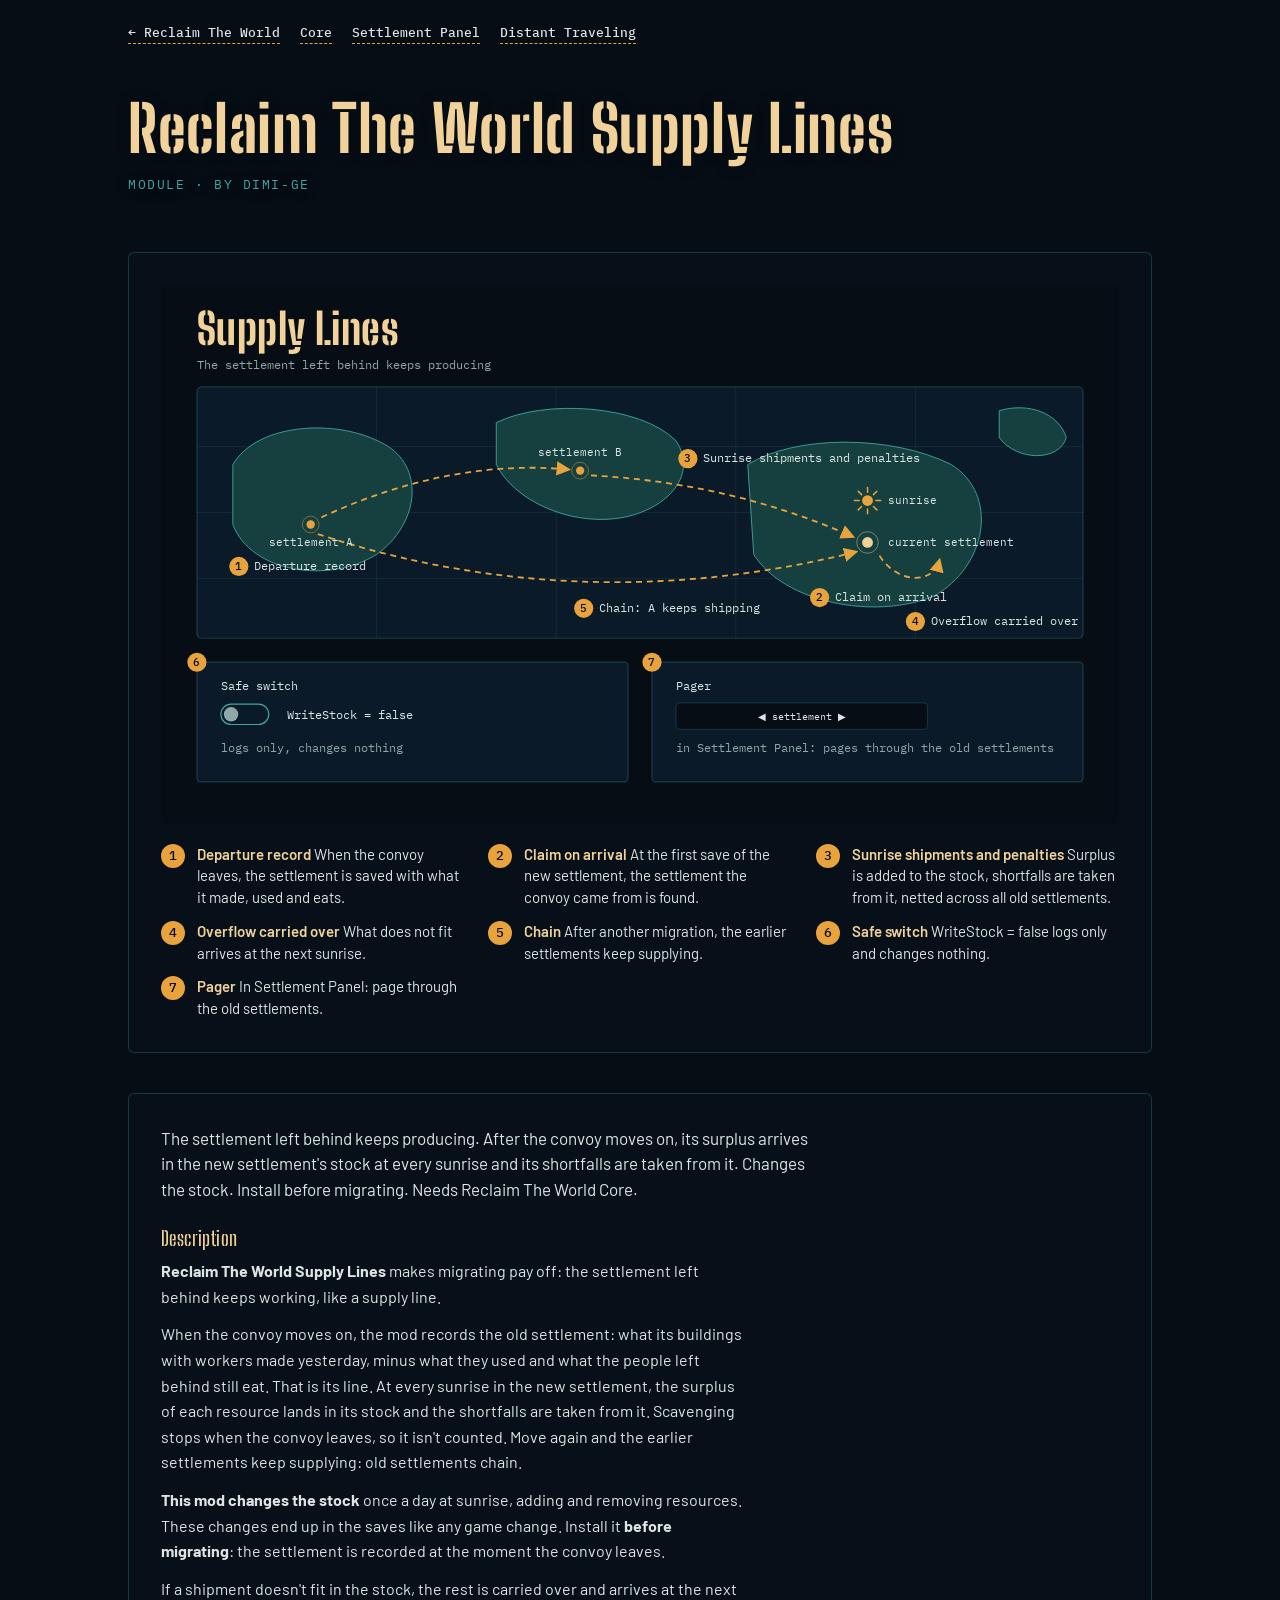
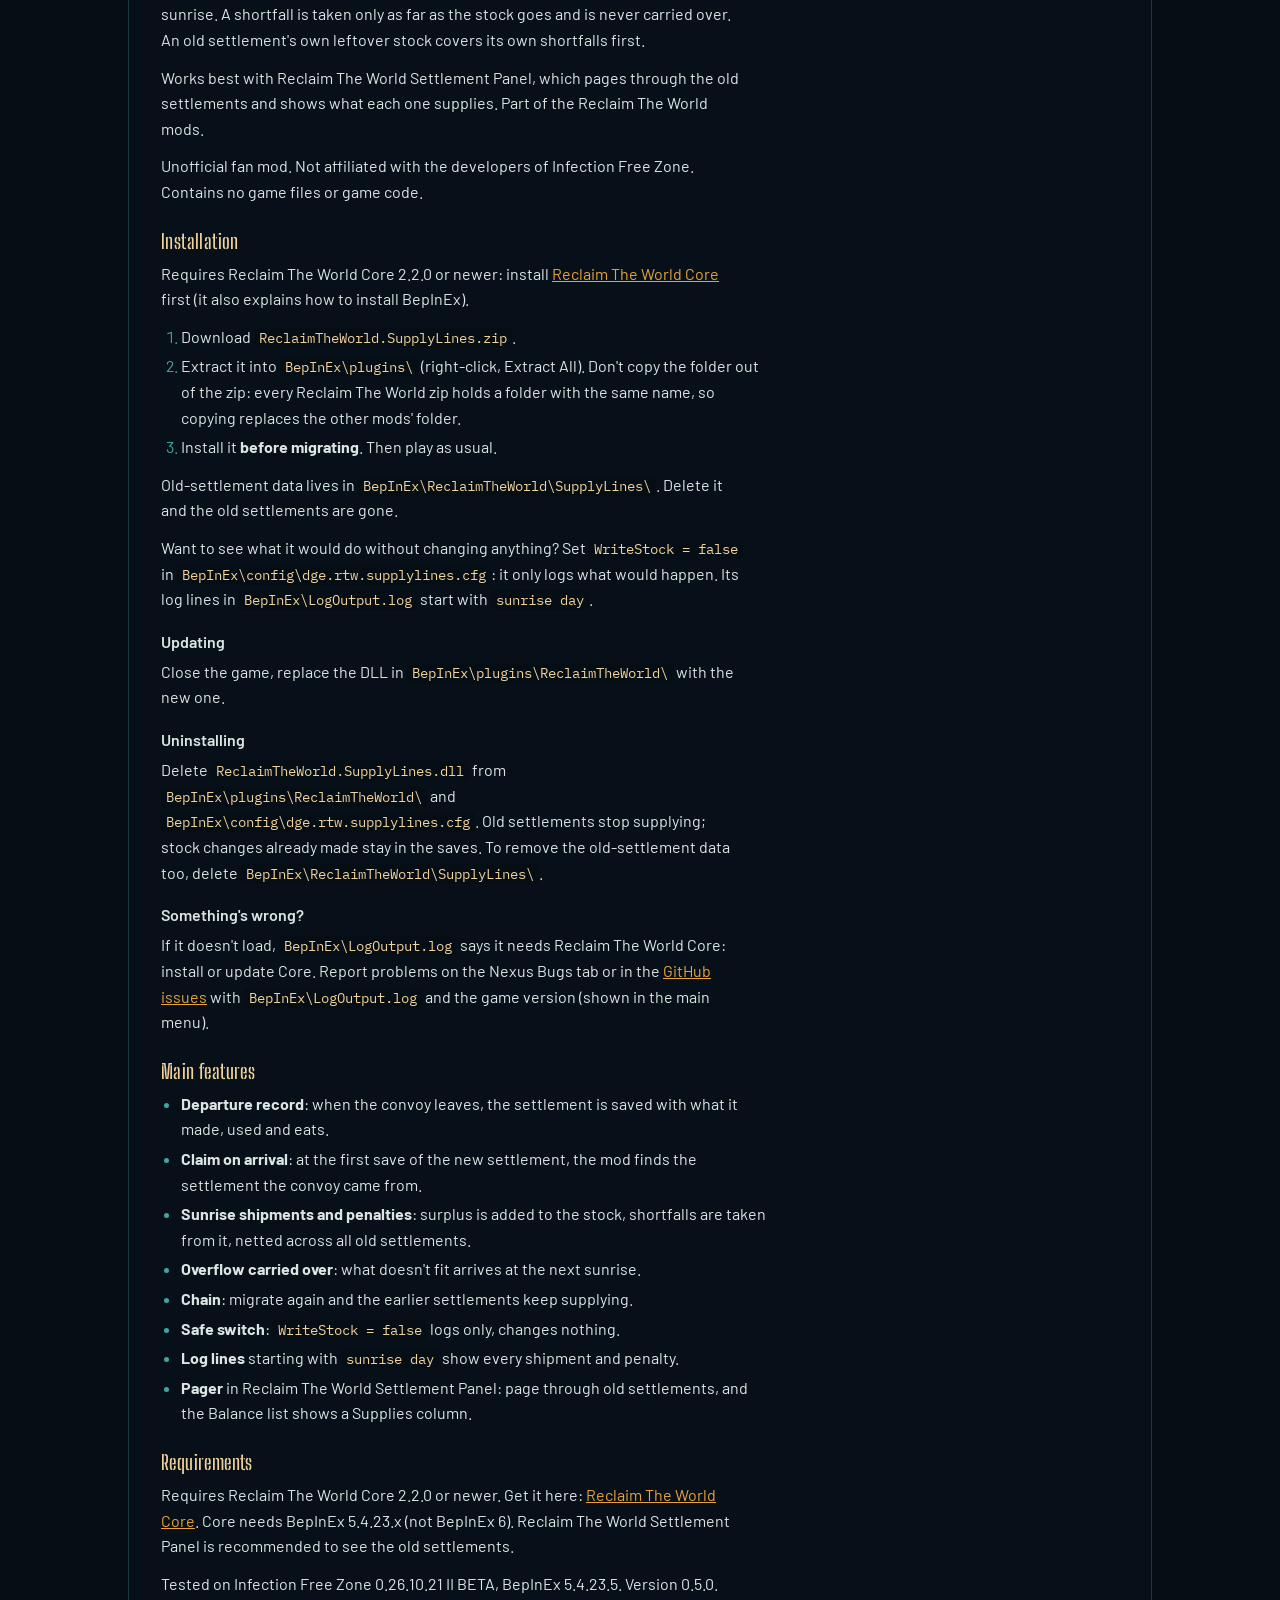
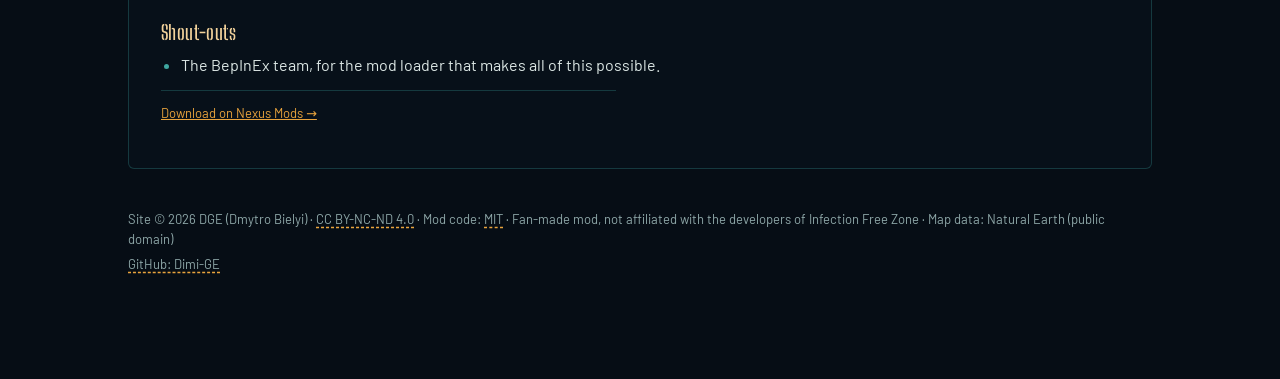
<file: supply-lines.html>
<!doctype html>
<html lang="en">
<head>
<meta charset="utf-8">
<meta name="viewport" content="width=device-width, initial-scale=1, viewport-fit=cover">
<title>Reclaim The World Supply Lines</title>
<meta name="description" content="The settlement left behind keeps producing. After the convoy moves on, its surplus arrives in the new settlement's stock at every sunrise and its shortfalls are taken from it. Changes the stock. Install before migrating. Needs Reclaim The World Core.">
<link rel="preconnect" href="https://fonts.googleapis.com">
<link rel="preconnect" href="https://fonts.gstatic.com" crossorigin>
<link rel="stylesheet" href="https://fonts.googleapis.com/css2?family=Big+Shoulders+Stencil+Display:wght@600;800&family=Barlow:ital,wght@0,400;0,500;0,600;1,400&family=IBM+Plex+Mono:wght@400;500&display=swap">
<link rel="stylesheet" href="style.css">
</head>
<body>
<main class="page page-mod">

  <nav class="subnav" aria-label="Modules">
    <a href="index.html#modules">← Reclaim The World</a>
    <a href="core.html">Core</a>
    <a href="settlement-panel.html">Settlement Panel</a>
    <a href="distant-traveling.html">Distant Traveling</a>
  </nav>

  <header class="hero">
    <h1>Reclaim The World Supply Lines</h1>
    <p class="eyebrow">Module · by Dimi-GE</p>
  </header>

  <section class="card diagram">
    <figure class="shot">
<svg viewBox="0 0 1600 900" width="100%" role="img" xmlns="http://www.w3.org/2000/svg"><title>Supply Lines: flow from old settlements to the current one, with seven numbered callouts</title><defs><marker id="ah" viewBox="0 0 10 10" refX="8" refY="5" markerWidth="8" markerHeight="8" orient="auto-start-reverse"><path class="dg-arrow" d="M0 0L10 5L0 10z"/></marker><marker id="ahm" viewBox="0 0 10 10" refX="8" refY="5" markerWidth="8" markerHeight="8" orient="auto-start-reverse"><path class="dg-arrow-m" d="M0 0L10 5L0 10z"/></marker></defs><rect class="dg-bg" x="0" y="0" width="1600" height="900" rx="0"/><text class="dg-title" x="60" y="100">Supply Lines</text><text class="dg-sub" x="60" y="140">The settlement left behind keeps producing</text><rect class="dg-map" x="60" y="170" width="1480" height="420" rx="8"/><line class="dg-grid-line" x1="360" y1="170" x2="360" y2="590"/><line class="dg-grid-line" x1="660" y1="170" x2="660" y2="590"/><line class="dg-grid-line" x1="960" y1="170" x2="960" y2="590"/><line class="dg-grid-line" x1="1260" y1="170" x2="1260" y2="590"/><line class="dg-grid-line" x1="60" y1="270" x2="1540" y2="270"/><line class="dg-grid-line" x1="60" y1="380" x2="1540" y2="380"/><line class="dg-grid-line" x1="60" y1="490" x2="1540" y2="490"/><path class="dg-land" d="M120 300 C160 230 300 220 380 270 C440 310 430 400 360 450 C280 500 150 480 120 400 Z"/><path class="dg-land" d="M560 230 C640 190 800 200 860 260 C900 320 840 380 760 390 C680 400 590 360 560 300 Z"/><path class="dg-land" d="M980 300 C1060 250 1220 250 1320 300 C1400 350 1380 470 1290 520 C1190 560 1040 530 990 450 Z"/><path class="dg-land" d="M1400 210 C1450 195 1500 215 1512 255 C1500 295 1430 295 1400 255 Z"/><path class="dg-flow" d="M268 388 Q480 290 680 308" marker-end="url(#ah)"/><path class="dg-flow" d="M718 318 Q950 330 1155 420" marker-end="url(#ah)"/><path class="dg-flow" d="M262 416 Q700 560 1160 446" marker-end="url(#ah)"/><path class="dg-flow" d="M1200 452 C1230 500 1290 500 1300 460" marker-end="url(#ah)"/><circle class="dg-ring" cx="250" cy="400" r="14"/><circle class="dg-dot" cx="250" cy="400" r="7"/><circle class="dg-ring" cx="700" cy="310" r="14"/><circle class="dg-dot" cx="700" cy="310" r="7"/><circle class="dg-ring-home" cx="1180" cy="430" r="18"/><circle class="dg-dot-home" cx="1180" cy="430" r="9"/><text class="dg-label dg-sm18" x="250" y="436" text-anchor="middle">settlement A</text><text class="dg-label dg-sm18" x="700" y="285" text-anchor="middle">settlement B</text><text class="dg-label dg-sm18" x="1214" y="436">current settlement</text><circle class="dg-dot" cx="1180" cy="360" r="9"/><line class="dg-sun" x1="1194.0" y1="360.0" x2="1202.0" y2="360.0"/><line class="dg-sun" x1="1189.9" y1="369.9" x2="1195.6" y2="375.6"/><line class="dg-sun" x1="1180.0" y1="374.0" x2="1180.0" y2="382.0"/><line class="dg-sun" x1="1170.1" y1="369.9" x2="1164.4" y2="375.6"/><line class="dg-sun" x1="1166.0" y1="360.0" x2="1158.0" y2="360.0"/><line class="dg-sun" x1="1170.1" y1="350.1" x2="1164.4" y2="344.4"/><line class="dg-sun" x1="1180.0" y1="346.0" x2="1180.0" y2="338.0"/><line class="dg-sun" x1="1189.9" y1="350.1" x2="1195.6" y2="344.4"/><text class="dg-label dg-sm18" x="1214" y="366">sunrise</text><g><circle class="dg-call" cx="130" cy="470" r="16"/><text class="dg-call-n" x="130" y="476" text-anchor="middle">1</text></g><text class="dg-label" x="156" y="476">Departure record</text><g><circle class="dg-call" cx="1100" cy="522" r="16"/><text class="dg-call-n" x="1100" y="528" text-anchor="middle">2</text></g><text class="dg-label" x="1126" y="528">Claim on arrival</text><g><circle class="dg-call" cx="880" cy="290" r="16"/><text class="dg-call-n" x="880" y="296" text-anchor="middle">3</text></g><text class="dg-label" x="906" y="296">Sunrise shipments and penalties</text><g><circle class="dg-call" cx="1260" cy="562" r="16"/><text class="dg-call-n" x="1260" y="568" text-anchor="middle">4</text></g><text class="dg-label" x="1286" y="568">Overflow carried over</text><g><circle class="dg-call" cx="706" cy="540" r="16"/><text class="dg-call-n" x="706" y="546" text-anchor="middle">5</text></g><text class="dg-label" x="732" y="546">Chain: A keeps shipping</text><rect class="dg-box" x="60" y="630" width="720" height="200" rx="6"/><g><circle class="dg-call" cx="60" cy="630" r="16"/><text class="dg-call-n" x="60" y="636" text-anchor="middle">6</text></g><text class="dg-label" x="100" y="676">Safe switch</text><rect class="dg-track" x="100" y="700" width="80" height="34" rx="17"/><circle class="dg-knob" cx="117" cy="717" r="12"/><text class="dg-label" x="210" y="725">WriteStock = false</text><text class="dg-sub" x="100" y="780">logs only, changes nothing</text><rect class="dg-box" x="820" y="630" width="720" height="200" rx="6"/><g><circle class="dg-call" cx="820" cy="630" r="16"/><text class="dg-call-n" x="820" y="636" text-anchor="middle">7</text></g><text class="dg-label" x="860" y="676">Pager</text><rect class="dg-row" x="860" y="698" width="420" height="44" rx="6"/><text class="dg-label dg-sm16" x="1070" y="727" text-anchor="middle">◀  settlement  ▶</text><text class="dg-sub" x="860" y="780">in Settlement Panel: pages through the old settlements</text></svg>
    </figure>
    <ol class="legend">
      <li><b>Departure record</b> When the convoy leaves, the settlement is saved with what it made, used and eats.</li>
      <li><b>Claim on arrival</b> At the first save of the new settlement, the settlement the convoy came from is found.</li>
      <li><b>Sunrise shipments and penalties</b> Surplus is added to the stock, shortfalls are taken from it, netted across all old settlements.</li>
      <li><b>Overflow carried over</b> What does not fit arrives at the next sunrise.</li>
      <li><b>Chain</b> After another migration, the earlier settlements keep supplying.</li>
      <li><b>Safe switch</b> WriteStock = false logs only and changes nothing.</li>
      <li><b>Pager</b> In Settlement Panel: page through the old settlements.</li>
    </ol>
  </section>

  <section class="card">
    <div class="mtext" data-module-text="supply-lines"></div>
  </section>

  <footer class="foot">
    <p>Site © 2026 DGE (Dmytro Bielyi) · <a href="https://creativecommons.org/licenses/by-nc-nd/4.0/">CC BY-NC-ND 4.0</a> · Mod code: <a href="https://opensource.org/license/mit">MIT</a> · Fan-made mod, not affiliated with the developers of Infection Free Zone · Map data: Natural Earth (public domain)</p>
    <p><a href="https://github.com/Dimi-GE">GitHub: Dimi-GE</a></p>
  </footer>
</main>

<script src="module-texts.js"></script>
<script src="modules.js"></script>
</body>
</html>
</file>
<file: style.css>
/* Layout: a fixed night globe fills the viewport; one narrow column of translucent chart panels scrolls over it. */
:root {
  --night: #060d15;
  --sea: #0b1a28;
  --panel: rgba(8, 18, 28, 0.78);
  --panel-quiet: rgba(8, 18, 28, 0.55);
  --grid: #3fa7a0;
  --land: #16403f;
  --signal: #e8a33d;
  --home: #f2d29b;
  --fg: #dbe6e4;
  --muted: #8ea7a8;
  --line: rgba(63, 167, 160, 0.28);
  --danger: #ff8a7a;
  --stripe: #BA481B;

  --f-display: "Big Shoulders Stencil Display", "Arial Narrow", Impact, sans-serif;
  --f-body: "Barlow", "Segoe UI", system-ui, sans-serif;
  --f-mono: "IBM Plex Mono", ui-monospace, Consolas, monospace;

  --step--1: 0.8125rem;
  --step-0: 1rem;
  --step-1: 1.25rem;
  --step-2: 1.75rem;
  --step-hero: clamp(3rem, 12vw, 6.5rem);

  color-scheme: dark;
}

html { scroll-behavior: smooth; scrollbar-color: var(--grid) var(--night); }
[hidden] { display: none !important; }
@media (prefers-reduced-motion: reduce) { html { scroll-behavior: auto; } }

body {
  margin: 0;
  background: var(--night);
  color: var(--fg);
  font-family: var(--f-body);
  font-size: var(--step-0);
  line-height: 1.6;
  -webkit-font-smoothing: antialiased;
}

#globe {
  position: fixed;
  inset: 0;
  width: 100%;
  height: 100%;
  z-index: 0;
  -webkit-mask-image: linear-gradient(90deg, transparent 0%, #000 22%, #000 78%, transparent 100%);
          mask-image: linear-gradient(90deg, transparent 0%, #000 22%, #000 78%, transparent 100%);
}

.readout {
  position: fixed;
  right: max(16px, env(safe-area-inset-right, 0px));
  bottom: calc(14px + env(safe-area-inset-bottom, 0px));
  z-index: 1;
  display: flex;
  gap: 12px;
  font-family: var(--f-mono);
  font-size: var(--step--1);
  color: var(--grid);
  font-variant-numeric: tabular-nums;
  letter-spacing: 0.04em;
  opacity: 0.85;
}

.page {
  position: relative;
  z-index: 2;
  max-width: 44rem;
  margin: 0 auto;
  padding-left: max(16px, env(safe-area-inset-left, 0px));
  padding-right: max(16px, env(safe-area-inset-right, 0px));
  padding-block: 0 4rem;
  display: flex;
  flex-direction: column;
  gap: 2.5rem;
}

/* Hero sits over open globe, no panel behind it */
.hero {
  padding-block: clamp(4rem, 18vh, 10rem) 2rem;
  display: flex;
  flex-direction: column;
  gap: 1rem;
  text-shadow: 0 1px 12px rgba(6, 13, 21, 0.9);
}
.eyebrow {
  font-family: var(--f-mono);
  font-size: var(--step--1);
  text-transform: uppercase;
  letter-spacing: 0.12em;
  color: var(--grid);
  margin: 0;
}
h1 {
  font-family: var(--f-display);
  font-weight: 800;
  font-size: var(--step-hero);
  line-height: 0.92;
  letter-spacing: 0.01em;
  margin: 0;
  color: var(--home);
  text-wrap: balance;
}
.lede {
  font-size: var(--step-1);
  line-height: 1.5;
  max-width: 34rem;
  margin: 0;
}
.hero-row {
  display: flex;
  flex-wrap: wrap;
  align-items: center;
  gap: 1rem 1.5rem;
  margin-top: 0.5rem;
}
.hero-links { display: flex; flex-wrap: wrap; gap: 1.25rem; }
.hero-links a {
  color: var(--fg);
  text-decoration: none;
  border-bottom: 1px dashed var(--signal);
  padding-bottom: 2px;
}
.hero-links a:hover { color: var(--signal); }

a:focus-visible, button:focus-visible, input:focus-visible, textarea:focus-visible {
  outline: 2px solid var(--signal);
  outline-offset: 2px;
}

.chip {
  display: inline-flex;
  align-items: center;
  gap: 8px;
  font-family: var(--f-mono);
  font-size: var(--step--1);
  padding: 4px 10px;
  border: 1px solid var(--line);
  border-radius: 999px;
  background: var(--panel);
  color: var(--muted);
}
.chip-live::before {
  content: "";
  width: 7px; height: 7px;
  border-radius: 50%;
  background: var(--signal);
}

/* Panels */
.card {
  background: var(--panel);
  border: 1px solid var(--line);
  border-radius: 6px;
  padding: clamp(1.25rem, 4vw, 2rem);
  -webkit-backdrop-filter: blur(3px);
          backdrop-filter: blur(3px);
  display: flex;
  flex-direction: column;
  gap: 1.25rem;
  min-width: 0;
}
.card-quiet { background: var(--panel-quiet); }
.card h2 {
  font-family: var(--f-display);
  font-weight: 600;
  font-size: var(--step-2);
  letter-spacing: 0.02em;
  line-height: 1.1;
  margin: 0;
  color: var(--home);
}
.card p { margin: 0; max-width: 65ch; }
.section-head { display: flex; flex-direction: column; gap: 0.25rem; }
.note { color: var(--muted); font-size: 0.9375rem; }

/* Roadmap as a supply route: dashed line, stops along it */
.route {
  list-style: none;
  margin: 0;
  padding: 0 0 0 1.5rem;
  display: flex;
  flex-direction: column;
  gap: 0.6rem;
  position: relative;
}
.route::before {
  content: "";
  position: absolute;
  left: 5px; top: 8px; bottom: 8px;
  border-left: 2px dashed var(--signal);
  opacity: 0.55;
}
.stop { position: relative; display: flex; flex-direction: column; gap: 0.4rem; }
.stop::before {
  content: "";
  position: absolute;
  left: calc(-1.5rem + 0px);
  top: 6px;
  width: 12px; height: 12px;
  border-radius: 50%;
  background: var(--night);
  border: 2px solid var(--signal);
}
.stop.done::before { background: var(--grid); border-color: var(--grid); }
.stop.current::before { background: var(--home); border-color: var(--home); box-shadow: 0 0 0 4px rgba(242, 210, 155, 0.18); }
.stop-head { display: flex; flex-wrap: wrap; align-items: baseline; gap: 0.5rem 0.75rem; }
.stop-tag { font-weight: 600; font-size: 1.0625rem; }
.stop-text { margin: 0; max-width: 40rem; color: var(--muted); font-size: .9375rem; line-height: 1.45; } /* idea line under a planned stop */

.status {
  font-family: var(--f-mono);
  font-size: 0.75rem;
  text-transform: uppercase;
  letter-spacing: 0.08em;
  padding: 2px 8px;
  border-radius: 3px;
  border: 1px solid currentColor;
  white-space: nowrap;
}
.s-done { color: var(--grid); }
.s-progress { color: var(--home); }
.s-planned { color: var(--muted); }
.s-open { color: var(--signal); }

/* Board */
.filters { display: flex; flex-direction: column; gap: 0.75rem; }
.seg { display: flex; flex-wrap: wrap; gap: 6px; border: 0; margin: 0; padding: 0; }
.seg button, .seg-form label {
  font: 500 0.875rem var(--f-body);
  color: var(--muted);
  background: transparent;
  border: 1px solid var(--line);
  border-radius: 4px;
  padding: 6px 12px;
  cursor: pointer;
}
.seg button:hover, .seg-form label:hover { color: var(--fg); border-color: var(--grid); }
.seg button.on { color: var(--night); background: var(--grid); border-color: var(--grid); }

.issues { list-style: none; margin: 0; padding: 0; display: flex; flex-direction: column; overflow-y: auto; scrollbar-color: var(--grid) transparent; scrollbar-width: thin; }
.issue {
  flex-shrink: 0;
  display: grid;
  grid-template-columns: 4.5rem 1fr auto;
  margin-right: 0.25rem;
  gap: 0.25rem 0.75rem;
  align-items: baseline;
  padding: 0.75rem 0;
  border-top: 1px solid var(--line);
}
.issue:last-child { border-bottom: 1px solid var(--line); }
.issue-num { text-decoration: none; font-family: var(--f-mono); color: var(--muted); font-variant-numeric: tabular-nums; font-size: 0.875rem; }
.issue-title { min-width: 0; overflow-wrap: anywhere; color: inherit; text-decoration: none; }
.issue-title:hover, .issue-num:hover { text-decoration: underline; }
.rel { font-family: var(--f-mono); font-size: 0.75rem; border: 1px solid var(--line); border-radius: 3px; padding: 0 6px; margin-left: 6px; color: var(--muted); }
.issue-cat { font-family: var(--f-mono); font-size: 0.75rem; color: var(--muted); grid-column: 2; }
.issue .status { grid-column: 3; grid-row: 1 / span 2; align-self: center; }
.empty { color: var(--muted); }

/* Form */
form { display: flex; flex-direction: column; gap: 1rem; }
.seg-form legend { font-size: 0.875rem; color: var(--muted); margin-bottom: 6px; width: 100%; }
.seg-form input { position: absolute; opacity: 0; pointer-events: none; }
.seg-form label:has(input:checked) { color: var(--night); background: var(--grid); border-color: var(--grid); }
.seg-form label:has(input:focus-visible) { outline: 2px solid var(--signal); outline-offset: 2px; }
.field { display: flex; flex-direction: column; gap: 6px; min-width: 0; flex: 1; }
.field label { font-size: 0.875rem; color: var(--muted); }
.field-row { display: flex; flex-wrap: wrap; gap: 1rem; }
.field-row .field { min-width: 10rem; }
input[type="text"], textarea {
  font: 400 1rem var(--f-body);
  color: var(--fg);
  background: rgba(6, 13, 21, 0.7);
  border: 1px solid var(--line);
  border-radius: 4px;
  padding: 10px 12px;
  width: 100%;
  box-sizing: border-box;
}
input[type="text"]::placeholder, textarea::placeholder { color: #5f7778; }
input[type="text"]:hover, textarea:hover { border-color: var(--grid); }
textarea { resize: vertical; }
.btn {
  align-self: flex-start;
  font: 600 1rem var(--f-body);
  color: var(--night);
  background: var(--signal);
  border: 0;
  border-radius: 4px;
  padding: 10px 20px;
  cursor: pointer;
}
.btn:hover { background: var(--home); }
.error { color: var(--danger); font-size: 0.875rem; }
.result {
  font-family: var(--f-mono);
  font-size: 0.875rem;
  color: var(--fg);
  border: 1px dashed var(--signal);
  border-radius: 4px;
  padding: 10px 12px;
}

.foot {
  color: var(--muted);
  font-size: 0.8125rem;
  display: flex;
  flex-direction: column;
  gap: 0.25rem;
  padding-bottom: 2.5rem;
}
.foot p { margin: 0; }

@media (max-width: 30rem) {
  .issue { grid-template-columns: 3.5rem 1fr; }
  .issue .status { grid-column: 2; grid-row: auto; justify-self: start; }
  .readout { display: none; }
}

/* Feedback: under construction */
.construction {
  display: grid;
  place-items: center;
  min-height: 7rem;
  padding: 1rem;
  border-radius: 4px;
  background: repeating-linear-gradient(-45deg, var(--sea) 0 14px, var(--stripe) 14px 28px);
}
.construction span {
  font: 600 var(--step-1)/1.2 var(--f-display);
  letter-spacing: 0.04em;
  color: var(--home);
  background: var(--sea);
  padding: 0.5rem 1rem;
  border-radius: 3px;
  text-align: center;
}

/* Inline links in notes, empty states and footer */
.note a, .empty a, .foot a { color: inherit; text-decoration: underline dashed var(--signal); text-underline-offset: 3px; }
.note a:hover, .empty a:hover, .foot a:hover { color: var(--signal); }

/* ---------- Modules (cards, pop-out) ---------- */
.modules { list-style: none; margin: 0; padding: 0; display: grid; grid-template-columns: repeat(auto-fill, minmax(12.5rem, 1fr)); gap: 12px; }
.modules > li { display: flex; min-width: 0; }
.m-card { box-sizing: border-box; width: 100%; display: flex; flex-direction: column; gap: 4px; padding: 14px; font: inherit; color: inherit; text-align: left; text-decoration: none; cursor: pointer; border: 1px solid var(--line); border-radius: 6px; background: var(--panel-quiet); }
.m-card:hover { border-color: var(--signal); }
.m-card span { min-width: 0; }
.m-name { font: 600 var(--step-1)/1.2 var(--f-body); color: var(--home); }
.m-text { font-size: var(--step--1); line-height: 1.5; }
.m-icon { width: 34px; height: 34px; display: grid; place-items: center; border: 1px solid var(--signal); border-radius: 50% 50% 50% 0; transform: rotate(-45deg); color: var(--signal); margin-bottom: 6px; }
.m-icon > span { transform: rotate(45deg); font-size: 1rem; line-height: 1; }  /* map-pin shape, glyph upright */
.m-head { display: flex; justify-content: space-between; align-items: center; gap: 8px; flex-wrap: wrap; }
.m-by { color: var(--grid); font-family: var(--f-mono); font-size: var(--step--1); }
.m-top { display: flex; justify-content: space-between; align-items: flex-start; }
.m-tag { font: 500 .7rem var(--f-mono); text-transform: uppercase; letter-spacing: .1em; color: var(--muted); border: 1px solid var(--line); border-radius: 3px; padding: 1px 6px; }
.m-open { border-style: dashed; background: transparent; }
.m-open .m-name { color: var(--fg); }
.m-open .status { color: var(--muted); border-color: var(--line); }
.contrib { margin-top: 1.25rem; padding-top: 1rem; border-top: 1px solid var(--line); }
.contrib h3 { margin: 0 0 .4rem; font: 600 var(--step-1) var(--f-body); color: var(--home); }
.contrib p { margin: 0 0 .5rem; }
.contrib a, .pop-site a, .pop-link a, .mtext a { color: var(--signal); }

.pop { box-sizing: border-box; width: min(40rem, calc(100vw - 32px)); max-height: calc(100vh - 64px); padding: 1.75rem 1.5rem 1.5rem; border: 1px solid var(--line); border-radius: 8px; background: var(--panel); color: var(--fg); box-shadow: 0 24px 60px -20px rgba(0,0,0,.8); }
.pop::backdrop { background: rgba(6, 13, 21, .5); backdrop-filter: blur(8px); -webkit-backdrop-filter: blur(8px); }
.pop[open] { animation: pop-in .2s ease-out; }
@keyframes pop-in { from { opacity: 0; transform: translateY(8px); } }
@media (prefers-reduced-motion: reduce) { .pop[open] { animation: none; } }
.pop h2 { margin: .25rem 0 .75rem; font: 800 var(--step-2)/1.1 var(--f-display); color: var(--home); padding-right: 2rem; }
.pop-close { position: absolute; top: 10px; right: 12px; width: 32px; height: 32px; border: 1px solid var(--line); border-radius: 50%; background: transparent; color: var(--muted); font-size: 1.2rem; line-height: 1; cursor: pointer; }
.pop-close:hover { color: var(--signal); border-color: var(--signal); }
.pop-site { margin-top: 1.25rem; padding-top: .75rem; border-top: 1px solid var(--line); color: var(--muted); font-size: var(--step--1); }
.pop-link { margin-top: .75rem; font: 500 var(--step--1) var(--f-mono); }

/* Module text (pop-out and module pages) */
.mtext, #pop-body { overflow-wrap: anywhere; }
:is(.mtext, #pop-body) p { margin: 0 0 .75rem; max-width: 65ch; }
:is(.mtext, #pop-body) .lede { font-size: 1.0625rem; line-height: 1.5; }
:is(.mtext, #pop-body) h3 { margin: 1.5rem 0 .5rem; font: 600 var(--step-1)/1.2 var(--f-display); letter-spacing: .02em; color: var(--home); }
:is(.mtext, #pop-body) h4 { margin: 1.25rem 0 .4rem; font: 600 var(--step-0)/1.3 var(--f-body); color: var(--fg); }
:is(.mtext, #pop-body) :is(ul, ol) { margin: 0 0 .75rem; padding-left: 1.25rem; max-width: 65ch; }
:is(.mtext, #pop-body) li { margin-block: .25rem; }
:is(.mtext, #pop-body) li::marker { color: var(--grid); }
:is(.mtext, #pop-body) code { font: 400 .875em var(--f-mono); color: var(--home); background: rgba(6, 13, 21, .6); padding: 1px 5px; border-radius: 3px; }
.mtext > :first-child { margin-top: 0; }

/* ---------- Module pages ---------- */
.page-mod { max-width: 64rem; }
.page-mod .hero { padding-block: 1rem; }
.page-mod h1 { font-size: clamp(2.25rem, 8vw, 4rem); }
.subnav { display: flex; flex-wrap: wrap; gap: .5rem 1.25rem; padding-top: 1.5rem; font: 500 var(--step--1) var(--f-mono); }
.subnav a { color: var(--fg); text-decoration: none; border-bottom: 1px dashed var(--signal); padding-bottom: 2px; }
.subnav a:hover { color: var(--signal); }
.shot { margin: 0; }
.shot svg { display: block; width: 100%; height: auto; border-radius: 6px; }
.legend { list-style: none; margin: 0; padding: 0; counter-reset: n; display: grid; grid-template-columns: repeat(auto-fit, minmax(16rem, 1fr)); gap: .75rem 1.5rem; }
.legend li { counter-increment: n; position: relative; padding-left: 2.25rem; font-size: .9375rem; line-height: 1.45; }
.legend li::before { content: counter(n); position: absolute; left: 0; top: 0; width: 1.5rem; height: 1.5rem; border-radius: 50%; background: var(--signal); color: var(--night); font: 500 .8125rem/1.5rem var(--f-mono); text-align: center; }
.legend b { color: var(--home); font-weight: 600; }

/* Screenshot mode (?shot): the diagram card with its legend, centred, sized to fit one 16:9 screen (capture at 1920x1080) */
.shot-only { background: var(--night); }
.shot-only .page { max-width: none; min-height: 100vh; padding: 0; gap: 0; display: grid; place-items: center; }
.shot-only .page > :not(.diagram) { display: none; }
.shot-only .diagram { box-sizing: border-box; width: min(94vw, calc((100vh - 21rem) * 16 / 9)); }
.shot-only .legend { grid-template-columns: repeat(3, 1fr); }
.shot-only .legend li { font-size: max(.9375rem, 1.6vh); }

/* Diagram classes (inline SVGs on the module pages; site palette only) */
.dg-bg { fill: var(--night); }
.dg-frame { fill: var(--panel); stroke: var(--grid); stroke-width: 2; }
.dg-box { fill: var(--sea); stroke: var(--line); stroke-width: 2; }
.dg-box-dash { fill: none; stroke: var(--grid); stroke-width: 2; stroke-dasharray: 8 6; }
.dg-row { fill: var(--night); stroke: var(--line); stroke-width: 1.5; }
.dg-tile { fill: none; stroke: var(--grid); stroke-width: 1.5; opacity: .75; }
.dg-tab-on { fill: var(--grid); }
.dg-bar { fill: var(--grid); opacity: .55; }
.dg-line { stroke: var(--line); stroke-width: 2; fill: none; }
.dg-map { fill: var(--sea); stroke: var(--line); stroke-width: 2; }
.dg-land { fill: var(--land); stroke: var(--grid); stroke-width: 1.5; }
.dg-grid-line { stroke: var(--grid); stroke-width: 1; opacity: .2; }
.dg-flow { fill: none; stroke: var(--signal); stroke-width: 3; stroke-dasharray: 10 8; }
.dg-flow-m { fill: none; stroke: var(--grid); stroke-width: 3; }
.dg-arrow { fill: var(--signal); }
.dg-arrow-m { fill: var(--grid); }
.dg-dot { fill: var(--signal); }
.dg-ring { fill: none; stroke: var(--signal); stroke-width: 1.5; opacity: .5; }
.dg-dot-home { fill: var(--home); }
.dg-ring-home { fill: none; stroke: var(--home); stroke-width: 1.5; opacity: .5; }
.dg-sun { stroke: var(--signal); stroke-width: 2.5; stroke-linecap: round; }
.dg-track { fill: none; stroke: var(--grid); stroke-width: 2; }
.dg-knob { fill: var(--muted); }
.dg-call { fill: var(--signal); }
.dg-call-n { fill: var(--night); font: 500 18px var(--f-mono); }
.dg-label, .dg-sub, .dg-sm14, .dg-sm16, .dg-sm18 { fill: var(--fg); font-family: var(--f-mono); font-size: 20px; }
.dg-sub { fill: var(--muted); }
.dg-sm14 { font-size: 14px; }
.dg-sm16 { font-size: 16px; }
.dg-sm18 { font-size: 18px; }
.dg-muted { fill: var(--muted); }
.dg-on { fill: var(--night); }
.dg-title { fill: var(--home); font-family: var(--f-display); font-weight: 800; font-size: 72px; letter-spacing: .01em; }
.dg-title-s { font-size: 44px; }
</file>
